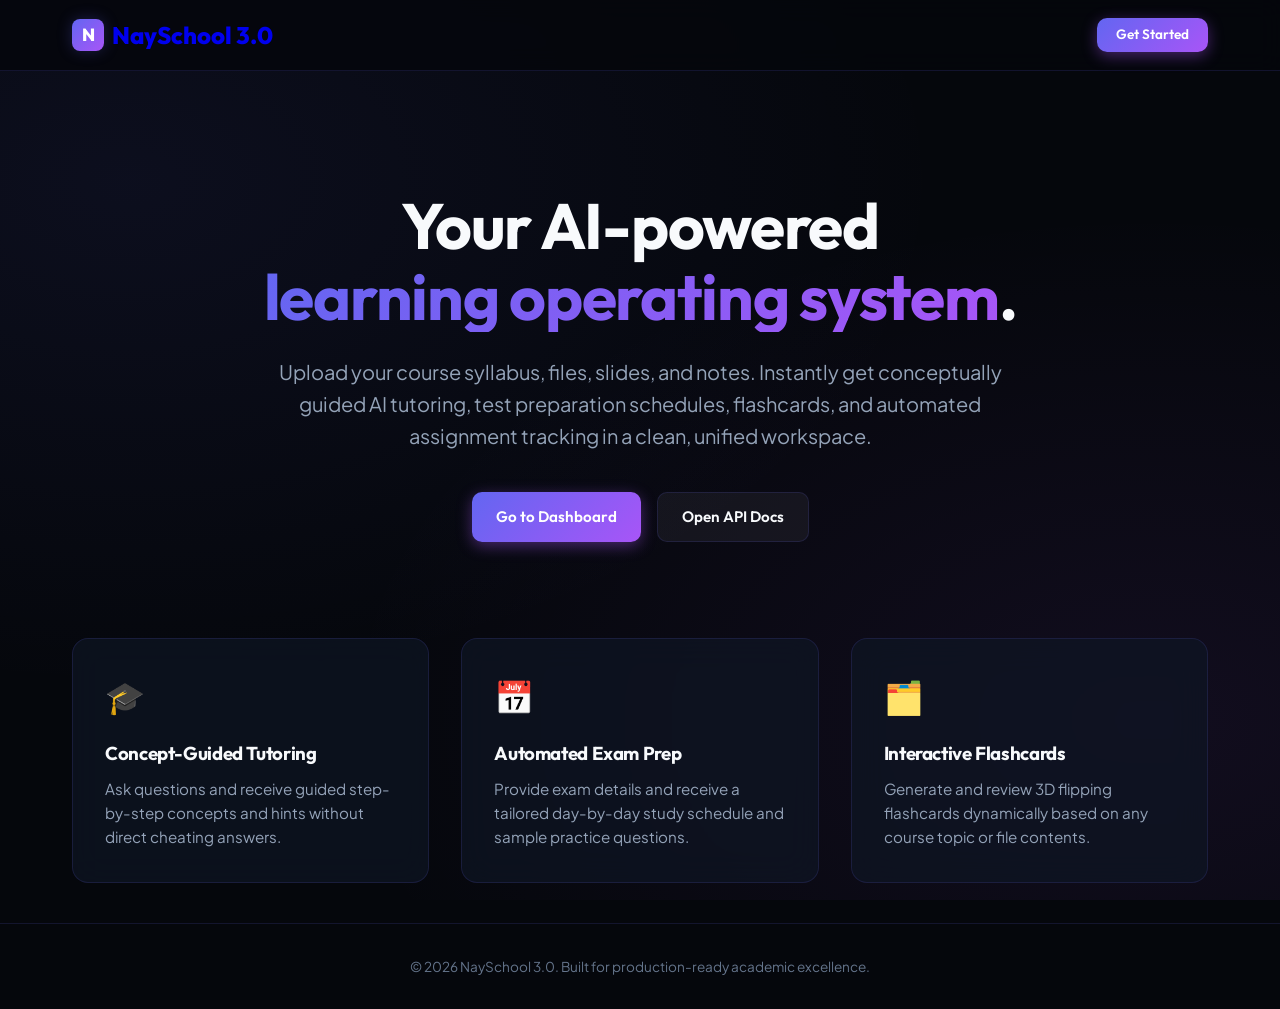
<file: frontend/index.html>
<!DOCTYPE html>
<html lang="en">
<head>
  <meta charset="UTF-8">
  <meta name="viewport" content="width=device-width, initial-scale=1.0">
  <meta name="description" content="NaySchool 3.0 is a course-aware AI learning operating system. Upload course materials, get AI tutoring, homework help, flashcards, and exam prep.">
  <title>NaySchool 3.0 | AI-Powered Learning Operating System</title>
  <link rel="stylesheet" href="styles.css">
</head>
<body>
  <header>
    <div class="nav-container">
      <a href="index.html" class="logo">
        <div class="logo-icon">N</div>
        <span>NaySchool 3.0</span>
      </a>
      <nav class="nav-links">
        <!-- Injected dynamically by app.js -->
      </nav>
    </div>
  </header>

  <main>
    <div class="hero">
      <h1>Your AI-powered <span class="text-gradient">learning operating system</span>.</h1>
      <p>Upload your course syllabus, files, slides, and notes. Instantly get conceptually guided AI tutoring, test preparation schedules, flashcards, and automated assignment tracking in a clean, unified workspace.</p>
      <div style="display: flex; gap: 1rem; justify-content: center;">
        <a href="dashboard.html" id="cta-btn" class="btn btn-primary">Go to Dashboard</a>
        <a href="/docs" target="_blank" class="btn btn-secondary">Open API Docs</a>
      </div>
    </div>

    <section class="grid-3" style="margin-top: 1rem;">
      <div class="card">
        <div style="font-size: 2rem; margin-bottom: 1rem;">🎓</div>
        <h3 style="margin-bottom: 0.5rem;">Concept-Guided Tutoring</h3>
        <p style="color: var(--text-gray); font-size: 0.95rem;">Ask questions and receive guided step-by-step concepts and hints without direct cheating answers.</p>
      </div>
      <div class="card">
        <div style="font-size: 2rem; margin-bottom: 1rem;">📅</div>
        <h3 style="margin-bottom: 0.5rem;">Automated Exam Prep</h3>
        <p style="color: var(--text-gray); font-size: 0.95rem;">Provide exam details and receive a tailored day-by-day study schedule and sample practice questions.</p>
      </div>
      <div class="card">
        <div style="font-size: 2rem; margin-bottom: 1rem;">🗂️</div>
        <h3 style="margin-bottom: 0.5rem;">Interactive Flashcards</h3>
        <p style="color: var(--text-gray); font-size: 0.95rem;">Generate and review 3D flipping flashcards dynamically based on any course topic or file contents.</p>
      </div>
    </section>
  </main>

  <footer>
    <p>&copy; 2026 NaySchool 3.0. Built for production-ready academic excellence.</p>
  </footer>

  <script src="app.js"></script>
</body>
</html>
</file>
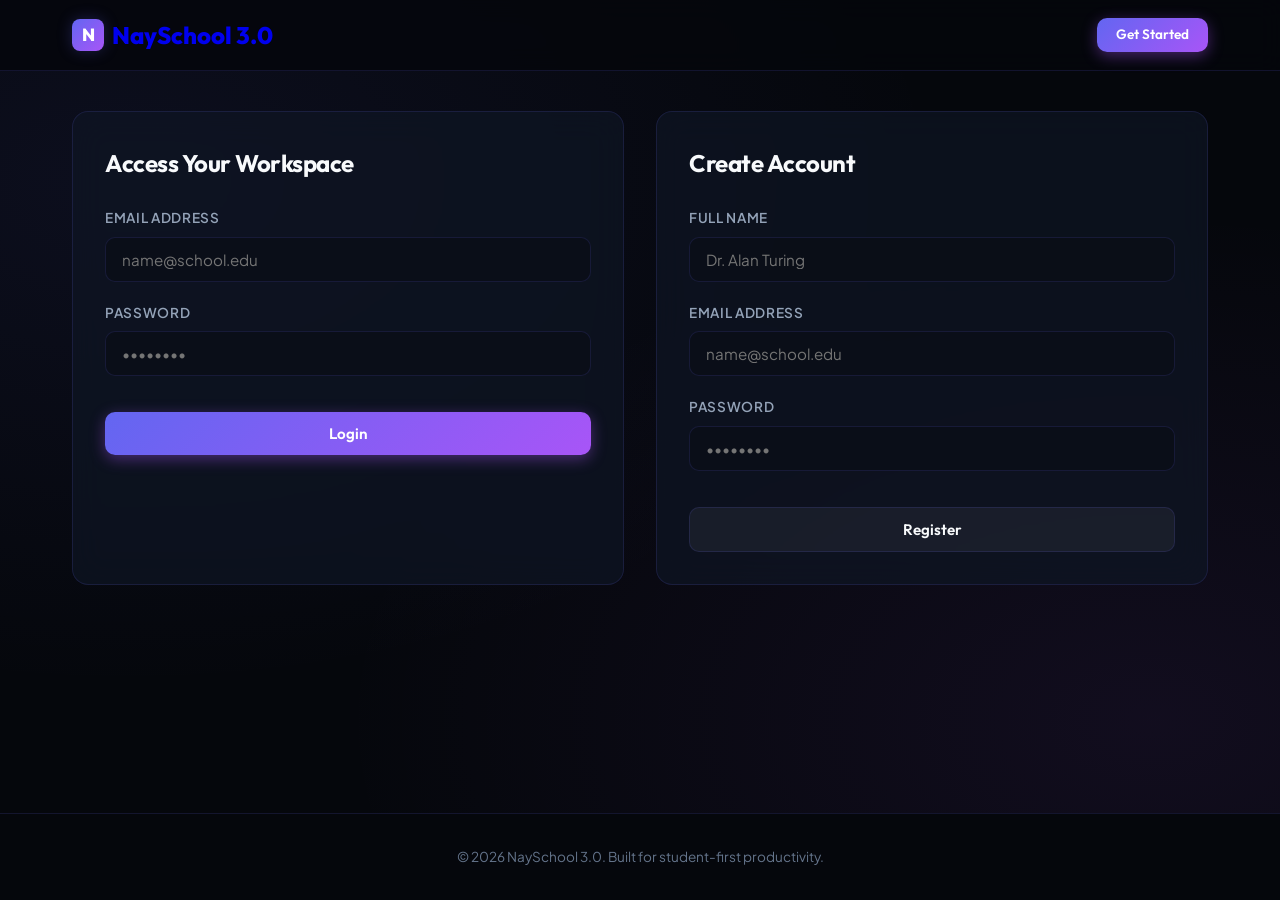
<file: frontend/course.html>
<!DOCTYPE html>
<html lang="en">
<head>
  <meta charset="UTF-8">
  <meta name="viewport" content="width=device-width, initial-scale=1.0">
  <title>Course Workspace | NaySchool 3.0</title>
  <link rel="stylesheet" href="styles.css">
  <style>
    /* Tab Styling */
    .tab-container {
      display: flex;
      gap: 0.25rem;
      margin-bottom: 2rem;
      border-bottom: 1px solid var(--border-color);
      padding-bottom: 0.5rem;
      overflow-x: auto;
      white-space: nowrap;
    }
    .tab-btn {
      background: transparent;
      border: none;
      color: var(--text-gray);
      padding: 0.5rem 1.25rem;
      font-family: var(--font-heading);
      font-size: 1rem;
      font-weight: 600;
      cursor: pointer;
      border-bottom: 3px solid transparent;
      transition: var(--transition-smooth);
    }
    .tab-btn:hover {
      color: var(--text-white);
    }
    .tab-btn.active {
      color: #6366f1;
      border-bottom-color: #6366f1;
    }
    .tab-content {
      display: none;
    }
    .tab-content.active {
      display: block;
      animation: fadeIn 0.3s ease-in-out;
    }

    /* Split layout for chat */
    .chat-split-container {
      display: grid;
      grid-template-columns: 240px 1fr;
      gap: 1.5rem;
      min-height: 500px;
    }
    .chat-sidebar {
      background: rgba(10, 14, 23, 0.4);
      border: 1px solid var(--border-color);
      border-radius: var(--border-radius-md);
      padding: 1rem;
      display: flex;
      flex-direction: column;
      gap: 1rem;
    }
    .chat-sessions-list {
      display: flex;
      flex-direction: column;
      gap: 0.5rem;
      overflow-y: auto;
      max-height: 420px;
    }
    .chat-session-btn {
      background: rgba(255, 255, 255, 0.03);
      border: 1px solid var(--border-color);
      color: var(--text-white);
      padding: 0.6rem 0.8rem;
      border-radius: 6px;
      cursor: pointer;
      text-align: left;
      font-size: 0.85rem;
      font-weight: 500;
      transition: var(--transition-smooth);
      display: flex;
      justify-content: space-between;
      align-items: center;
      gap: 0.5rem;
    }
    .chat-session-btn:hover, .chat-session-btn.active {
      background: rgba(99, 102, 241, 0.15);
      border-color: var(--border-hover);
    }
    .chat-session-delete {
      background: transparent;
      border: none;
      color: var(--text-dark);
      cursor: pointer;
      font-weight: bold;
      font-size: 0.9rem;
      padding: 0 0.25rem;
    }
    .chat-session-delete:hover {
      color: var(--accent-rose);
    }

    /* Message history box styling */
    .message-history-box {
      max-height: 400px;
      overflow-y: auto;
      border: 1px solid var(--border-color);
      border-radius: var(--border-radius-md);
      padding: 1.5rem;
      background: rgba(5, 7, 12, 0.5);
      margin-bottom: 1.5rem;
      display: flex;
      flex-direction: column;
      gap: 1rem;
    }
    .chat-msg {
      padding: 0.8rem 1.2rem;
      border-radius: 12px;
      max-width: 80%;
      font-size: 0.95rem;
      line-height: 1.5;
    }
    .chat-msg.user {
      background: #312e81;
      color: white;
      align-self: flex-end;
      border-bottom-right-radius: 2px;
    }
    .chat-msg.assistant {
      background: rgba(255, 255, 255, 0.05);
      border: 1px solid var(--border-color);
      color: var(--text-white);
      align-self: flex-start;
      border-bottom-left-radius: 2px;
      white-space: pre-line;
    }

    /* Overview metrics layout */
    .overview-grid {
      display: grid;
      grid-template-columns: 2fr 1fr;
      gap: 2rem;
    }

    @media (max-width: 1024px) {
      .chat-split-container {
        grid-template-columns: 1fr;
      }
      .overview-grid {
        grid-template-columns: 1fr;
      }
    }
    @keyframes fadeIn {
      from { opacity: 0; transform: translateY(5px); }
      to { opacity: 1; transform: translateY(0); }
    }
  </style>
</head>
<body>
  <header>
    <div class="nav-container">
      <a href="dashboard.html" class="logo">
        <div class="logo-icon">N</div>
        <span>NaySchool 3.0</span>
      </a>
      <nav class="nav-links">
        <a href="dashboard.html" class="nav-link">Home</a>
        <a href="lms.html" class="nav-link">LMS Sync</a>
        <a href="pricing.html" class="nav-link">Pricing</a>
        <a href="notifications.html" class="nav-link">Notifications</a>
        <button id="logout-btn" class="btn btn-secondary" style="padding: 0.4rem 0.8rem; font-size: 0.85rem;">Logout</button>
      </nav>
    </div>
  </header>

  <main>
    <div id="alert-container"></div>

    <!-- Course Header Banner -->
    <div style="display: flex; align-items: baseline; gap: 1rem; margin-bottom: 2rem; border-bottom: 1px solid var(--border-color); padding-bottom: 1.5rem;">
      <span id="course-code-header" class="badge" style="background: rgba(99, 102, 241, 0.15); color: #8b5cf6; border: 1px solid var(--border-color); font-size: 1rem; padding: 0.4rem 1rem;">-</span>
      <h1 id="course-title-header">Loading Course Workspace...</h1>
    </div>

    <!-- AI Provider Selection Dropdown (Persistent on Workspace top) -->
    <div class="card" style="padding: 1rem 1.5rem; display: flex; align-items: center; justify-content: space-between; flex-wrap: wrap; gap: 1rem; margin-bottom: 2rem;">
      <div style="display: flex; align-items: center; gap: 0.5rem;">
        <span style="font-size: 1.25rem;">🤖</span>
        <strong style="font-size: 0.95rem; font-family: var(--font-heading);">LLM Provider</strong>
      </div>
      <div>
        <select id="provider-select" class="form-control" style="width: 210px; padding: 0.4rem 0.8rem; font-size: 0.9rem;">
          <option value="auto">Auto Router (Fallback)</option>
          <option value="ollama">Ollama (Local API)</option>
          <option value="openrouter">OpenRouter (Cloud)</option>
          <option value="deepseek">DeepSeek (Direct Cloud)</option>
        </select>
      </div>
    </div>

    <!-- Dynamic Tabs Navigation -->
    <div class="tab-container">
      <button class="tab-btn active" data-tab="overview">Overview</button>
      <button class="tab-btn" data-tab="tutor">Tutor Chat</button>
      <button class="tab-btn" data-tab="materials">Materials</button>
      <button class="tab-btn" data-tab="topics">Topics Map</button>
      <button class="tab-btn" data-tab="practice">Practice Quiz</button>
      <button class="tab-btn" data-tab="study-plan">Study Plan</button>
      <button class="tab-btn" data-tab="exam-prep">Exam Prep</button>
      <button class="tab-btn" data-tab="flashcards">Flashcards</button>
    </div>

    <!-- Tab contents -->
    <div class="workspace-container">
      
      <!-- 1. OVERVIEW TAB -->
      <div class="tab-content active" id="tab-overview">
        <div class="overview-grid">
          <div>
            <!-- Metrics Row -->
            <div class="card" id="learning-dashboard-card" style="margin-bottom: 2rem;">
              <h3 style="margin-bottom: 1rem; display: flex; align-items: center; justify-content: space-between;">
                <span>📈 Learning Dashboard</span>
                <button id="refresh-dashboard-btn" class="btn btn-secondary" style="font-size: 0.8rem; padding: 0.3rem 0.6rem;">Refresh Stats</button>
              </h3>
              <div class="grid-3" style="gap: 1rem; margin-bottom: 1.5rem;">
                <div style="background: rgba(255,255,255,0.03); border: 1px solid var(--border-color); padding: 1rem; border-radius: 8px; text-align: center;">
                  <div style="font-size: 0.85rem; color: var(--text-gray);">Average Mastery</div>
                  <div id="dashboard-avg-mastery" style="font-size: 1.75rem; font-weight: bold; color: #8b5cf6; margin-top: 0.25rem;">0%</div>
                </div>
                <div style="background: rgba(255,255,255,0.03); border: 1px solid var(--border-color); padding: 1rem; border-radius: 8px; text-align: center;">
                  <div style="font-size: 0.85rem; color: var(--text-gray);">Course Topics</div>
                  <div id="dashboard-topics-count" style="font-size: 1.75rem; font-weight: bold; color: var(--accent-cyan); margin-top: 0.25rem;">0</div>
                </div>
                <div style="background: rgba(255,255,255,0.03); border: 1px solid var(--border-color); padding: 1rem; border-radius: 8px; text-align: center;">
                  <div style="font-size: 0.85rem; color: var(--text-gray);">Attempts / Practice</div>
                  <div id="dashboard-attempts-count" style="font-size: 1.75rem; font-weight: bold; color: var(--accent-emerald); margin-top: 0.25rem;">0 / 0</div>
                </div>
              </div>
              
              <div style="display: grid; grid-template-columns: 1fr 1fr; gap: 1.5rem; border-top: 1px solid rgba(255,255,255,0.05); padding-top: 1.5rem;">
                <div>
                  <h4 style="color: var(--accent-rose); margin-bottom: 0.75rem; font-size: 0.95rem;">⚠️ Weakest Topics</h4>
                  <ul id="dashboard-weak-topics" style="list-style: none; padding: 0; font-size: 0.9rem; display: flex; flex-direction: column; gap: 0.5rem;">
                    <li style="color: var(--text-gray);">No data. Extract topics to begin.</li>
                  </ul>
                </div>
                <div>
                  <h4 style="color: var(--accent-emerald); margin-bottom: 0.75rem; font-size: 0.95rem;">⭐ Strongest Topics</h4>
                  <ul id="dashboard-strong-topics" style="list-style: none; padding: 0; font-size: 0.9rem; display: flex; flex-direction: column; gap: 0.5rem;">
                    <li style="color: var(--text-gray);">No data. Complete practice questions to raise mastery.</li>
                  </ul>
                </div>
              </div>
            </div>

            <!-- Quick Ask Tutor Box -->
            <div class="card" style="margin-bottom: 2rem;">
              <h3 style="margin-bottom: 0.75rem; font-size: 1.25rem;">Quick Question</h3>
              <p style="color: var(--text-gray); font-size: 0.85rem; margin-bottom: 1rem;">Need a quick helper? Ask the tutor here and we'll load the full chat room.</p>
              <form id="quick-ask-form">
                <div class="form-group" style="display: flex; gap: 1rem; margin-bottom: 0;">
                  <input type="text" id="quick-ask-question" class="form-control" placeholder="Ask a quick concept question..." required>
                  <button type="submit" class="btn btn-primary" style="white-space: nowrap;">Ask</button>
                </div>
              </form>
            </div>

            <!-- LMS Connection Blackboard Scaffold Card -->
            <div class="card" style="margin-bottom: 2rem;">
              <h3 style="margin-bottom: 0.75rem; font-size: 1.15rem; display: flex; align-items: center; gap: 0.5rem;">🏫 Blackboard Link</h3>
              <p style="font-size: 0.85rem; color: var(--text-gray); margin-bottom: 1rem;">Link this course with Blackboard LMS to pull assignments and schedules.</p>
              <div style="display: flex; gap: 0.5rem; flex-wrap: wrap;">
                <button id="bb-status-btn" class="btn btn-secondary" style="font-size: 0.8rem; padding: 0.4rem 0.8rem;">Show Status</button>
                <button id="bb-connect-btn" class="btn btn-secondary" style="font-size: 0.8rem; padding: 0.4rem 0.8rem;">Request Connection</button>
                <button id="bb-sync-btn" class="btn btn-secondary" style="font-size: 0.8rem; padding: 0.4rem 0.8rem;">Sync Course</button>
              </div>
              <div id="blackboard-scaffold-output" style="display: none; background: rgba(0,0,0,0.3); border: 1px solid var(--border-color); border-radius: 6px; padding: 0.75rem; margin-top: 0.75rem; font-size: 0.8rem; max-height: 200px; overflow-y: auto;"></div>
            </div>
          </div>

          <div>
            <!-- Right side details -->
            <div class="card" style="padding: 1.5rem; margin-bottom: 1.5rem;">
              <h3 style="margin-bottom: 0.75rem; font-size: 1.15rem;">Course Details</h3>
              <div style="font-size: 0.9rem; margin-bottom: 0.5rem;"><strong>Instructor:</strong> <span id="course-instructor-text">-</span></div>
              <div style="font-size: 0.85rem; color: var(--text-gray); line-height: 1.4;" id="course-desc-text">-</div>
            </div>

            <!-- Ingestion Summary Card -->
            <div class="card" style="padding: 1.5rem; margin-bottom: 1.5rem;">
              <div style="display: flex; justify-content: space-between; align-items: center; margin-bottom: 0.75rem;">
                <h3 style="margin: 0; font-size: 1.15rem;">Ingestion Status</h3>
                <button id="refresh-ingestion-btn" class="btn btn-secondary" style="font-size: 0.75rem; padding: 0.25rem 0.5rem; white-space: nowrap;">Refresh</button>
              </div>
              <div style="font-size: 0.85rem; display: flex; flex-direction: column; gap: 0.5rem;">
                <div style="display: flex; justify-content: space-between;"><strong>Total Files:</strong> <span id="ingest-total-files" style="color: var(--text-white); font-weight: bold;">-</span></div>
                <div style="display: flex; justify-content: space-between;"><strong>Completed:</strong> <span id="ingest-completed" style="color: var(--accent-emerald); font-weight: bold;">-</span></div>
                <div style="display: flex; justify-content: space-between;"><strong>Processing:</strong> <span id="ingest-processing" style="color: var(--accent-cyan); font-weight: bold;">-</span></div>
                <div style="display: flex; justify-content: space-between;"><strong>Failed:</strong> <span id="ingest-failed" style="color: var(--accent-rose); font-weight: bold;">-</span></div>
              </div>
            </div>

            <!-- Embedding Status -->
            <div class="card" id="embedding-status-card" style="padding: 1.5rem;">
              <h3 style="margin-bottom: 0.75rem; font-size: 1.15rem;">⚙️ Semantic RAG</h3>
              <div style="font-size: 0.85rem; display: flex; flex-direction: column; gap: 0.4rem; margin-bottom: 1rem;">
                <div><strong>Total Chunks:</strong> <span id="embed-total-chunks" style="color: var(--text-white); font-weight: bold;">-</span></div>
                <div><strong>Embedded Chunks:</strong> <span id="embed-embedded-chunks" style="color: var(--accent-emerald); font-weight: bold;">-</span></div>
                <div><strong>Missing Chunks:</strong> <span id="embed-missing-chunks" style="color: var(--accent-rose); font-weight: bold;">-</span></div>
                <div><strong>Embedding Model:</strong> <span id="embed-model-name" style="color: var(--accent-cyan); font-family: monospace; font-size: 0.75rem;">-</span></div>
              </div>
              <button id="generate-embeddings-btn" class="btn btn-primary" style="width: 100%; font-size: 0.85rem; padding: 0.5rem 1rem;">Generate Embeddings</button>
            </div>
          </div>
        </div>
      </div>

      <!-- 2. TUTOR CHAT TAB (With sidebar) -->
      <div class="tab-content" id="tab-tutor">
        <div class="chat-split-container">
          <!-- Chat Sidebar: persistent history -->
          <div class="chat-sidebar">
            <button class="btn btn-primary" id="btn-new-chat" style="font-size: 0.85rem; padding: 0.5rem 1rem; width: 100%;">+ New Chat</button>
            <div style="font-size: 0.75rem; font-weight: 700; color: var(--text-gray); text-transform: uppercase; margin-top: 0.5rem;">Previous Chats</div>
            <div class="chat-sessions-list" id="chat-sessions-list">
              <!-- Sessions loaded dynamically -->
              <div style="font-size: 0.8rem; color: var(--text-dark); padding: 0.5rem;">No saved chats.</div>
            </div>
          </div>

          <!-- Chat Room Interface -->
          <div>
            <div id="active-chat-title" style="font-family: var(--font-heading); font-size: 1.25rem; font-weight: 700; color: var(--text-white); margin-bottom: 1rem; border-bottom: 1px solid var(--border-color); padding-bottom: 0.5rem;">Tutor Chat</div>
            
            <div class="message-history-box" id="chat-message-history">
              <!-- Dynamically populated messages -->
              <div class="chat-msg assistant">
                Hello! I am your NaySchool Course Tutor. Ask me any question about the uploaded materials, assignments, or study plans. I'll guide you step-by-step!
              </div>
            </div>

            <form id="ask-tutor-form">
              <div class="form-group" style="display: flex; gap: 1rem; margin-bottom: 0;">
                <input type="text" id="tutor-question" class="form-control" placeholder="Ask a question about this course..." required>
                <button type="submit" class="btn btn-primary" id="ask-tutor-btn" style="white-space: nowrap;">Send</button>
              </div>
            </form>

            <!-- Metadata info cards -->
            <div id="ai-tutor-response-box" class="ai-response-card" style="display: none; margin-top: 1rem;">
              <div style="display: flex; justify-content: space-between; align-items: center; margin-bottom: 1rem; border-bottom: 1px solid rgba(255,255,255,0.05); padding-bottom: 0.5rem;">
                <h4 style="color: var(--accent-purple);">Tutor Meta Info</h4>
                <div style="display: flex; gap: 0.5rem; flex-wrap: wrap;">
                  <span id="tutor-search-mode-badge" class="badge" style="background: rgba(139, 92, 246, 0.15); color: var(--accent-purple); border: 1px solid rgba(139, 92, 246, 0.3);">Mode: -</span>
                  <span id="tutor-context-badge" class="badge" style="background: rgba(6, 182, 212, 0.15); color: var(--accent-cyan); border: 1px solid rgba(6, 182, 212, 0.3);">Context: No</span>
                  <span id="tutor-integrity-badge" class="badge">Safety: CHECKING</span>
                </div>
              </div>
              <!-- Keep hidden targets so app.js can populate them without error -->
              <div id="tutor-answer" style="display: none;"></div>
              <div id="tutor-steps" style="display: none;"></div>
              <div id="tutor-followup" style="display: none;"></div>
              <div id="tutor-debug" style="display: none;"></div>
              <div id="tutor-retrieved-chunks-section" style="display: none;">
                <div id="tutor-retrieved-chunks-list"></div>
              </div>
            </div>
          </div>
        </div>
      </div>

      <!-- 3. MATERIALS TAB -->
      <div class="tab-content" id="tab-materials">
        <div class="grid-2">
          <!-- Upload form & Material search -->
          <div>
            <div class="card" style="margin-bottom: 2rem;">
              <h3 style="margin-bottom: 1rem;">Upload Materials</h3>
              <form id="upload-file-form">
                <div class="form-group">
                  <input type="file" id="file-input" class="form-control" accept=".pdf,.txt,.md,.docx,.pptx,.png,.jpg,.jpeg" required style="padding: 0.4rem;">
                </div>
                <button type="submit" class="btn btn-primary" style="width: 100%;">Upload Document / Syllabus</button>
              </form>
            </div>

            <div class="card">
              <h3 style="margin-bottom: 1rem;">Search Course Materials</h3>
              <form id="search-materials-form">
                <div class="form-group" style="display: flex; gap: 1rem; margin-bottom: 0;">
                  <input type="text" id="search-query" class="form-control" placeholder="Search key concepts e.g. recursion, time complexity..." required style="flex: 2;">
                  <select id="search-mode" class="form-control" style="width: 120px; background: var(--bg-card); color: var(--text-white); border: 1px solid var(--border-color);">
                    <option value="hybrid">Hybrid</option>
                    <option value="semantic">Semantic</option>
                    <option value="keyword">Keyword</option>
                  </select>
                  <button type="submit" class="btn btn-secondary">Search</button>
                </div>
              </form>
              
              <!-- Search Results Box -->
              <div id="search-results-box" style="display: none; margin-top: 1.5rem;">
                <h4 style="color: var(--accent-cyan); margin-bottom: 1rem;">Top Search Matches</h4>
                <div id="search-results-list" style="display: flex; flex-direction: column; gap: 1rem;"></div>
              </div>
            </div>
          </div>

          <!-- Files list -->
          <div class="card">
            <h3 style="margin-bottom: 1rem;">Uploaded Files</h3>
            <ul id="files-list" class="uploaded-files-list">
              <!-- Files loaded dynamically -->
            </ul>
          </div>
        </div>
      </div>

      <!-- 4. TOPICS TAB -->
      <div class="tab-content" id="tab-topics">
        <div class="card">
          <h3 style="margin-bottom: 1rem;">Course Topics Map</h3>
          <p style="color: var(--text-gray); font-size: 0.9rem; margin-bottom: 1.25rem;">Define course topics manually or run the AI agent to automatically discover and map them to your course files.</p>
          <div style="display: flex; gap: 0.75rem; margin-bottom: 1.5rem; flex-wrap: wrap;">
            <button id="extract-topics-btn" class="btn btn-primary">Extract Topics (AI)</button>
            <button id="map-chunks-btn" class="btn btn-secondary">Update Chunk Mappings</button>
          </div>
          
          <div id="extracted-topics-summary" style="display: none; background: rgba(16, 185, 129, 0.1); border: 1px solid var(--accent-emerald); padding: 0.75rem 1rem; border-radius: 6px; margin-bottom: 1.25rem; font-size: 0.9rem; color: var(--accent-emerald);"></div>

          <div style="margin-bottom: 1.5rem;">
            <h4 style="font-size: 1rem; margin-bottom: 0.75rem; border-bottom: 1px solid rgba(255,255,255,0.05); padding-bottom: 0.25rem;">Existing Topics</h4>
            <div id="topics-list-container" style="display: flex; flex-direction: column; gap: 0.5rem; max-height: 350px; overflow-y: auto; padding-right: 0.5rem;">
              <span style="color: var(--text-gray); font-size: 0.9rem;">No topics extracted yet. Click 'Extract Topics (AI)' to start.</span>
            </div>
          </div>

          <details style="background: rgba(255,255,255,0.02); border: 1px solid var(--border-color); border-radius: 8px; padding: 0.75rem 1rem;">
            <summary style="font-size: 0.9rem; font-weight: bold; cursor: pointer; color: var(--text-gray);">Add Topic Manually</summary>
            <form id="add-topic-form" style="margin-top: 1rem;">
              <div class="form-group">
                <input type="text" id="manual-topic-name" class="form-control" placeholder="Topic Name (e.g. Binary Search Trees)" required style="padding: 0.4rem 0.8rem; font-size: 0.85rem;">
              </div>
              <div class="form-group" style="margin-top: 0.5rem;">
                <textarea id="manual-topic-desc" class="form-control" placeholder="Description of the topic..." rows="2" style="padding: 0.4rem 0.8rem; font-size: 0.85rem; width: 100%; border-radius: 6px; background: var(--bg-card); color: var(--text-white); border: 1px solid var(--border-color);"></textarea>
              </div>
              <button type="submit" class="btn btn-secondary" style="font-size: 0.85rem; padding: 0.4rem 0.8rem; margin-top: 0.5rem;">Create Topic</button>
            </form>
          </details>
        </div>
      </div>

      <!-- 5. PRACTICE TAB -->
      <div class="tab-content" id="tab-practice">
        <div class="card">
          <h3 style="margin-bottom: 1rem;">Practice Generator & Quizzes</h3>
          <p style="color: var(--text-gray); font-size: 0.9rem; margin-bottom: 1.25rem;">Generate conceptual practice quizzes based on your course topics to test yourself and boost your mastery.</p>
          
          <form id="generate-practice-form" style="display: grid; grid-template-columns: 2fr 1fr 1fr; gap: 1rem; align-items: end; margin-bottom: 1.5rem;">
            <div class="form-group" style="margin-bottom: 0;">
              <label class="form-label" style="font-size: 0.75rem;">Select Topic</label>
              <select id="practice-topic-select" class="form-control" style="padding: 0.4rem 0.8rem; font-size: 0.85rem;" required>
                <option value="">-- Choose a Topic --</option>
              </select>
            </div>
            <div class="form-group" style="margin-bottom: 0;">
              <label class="form-label" style="font-size: 0.75rem;">Difficulty</label>
              <select id="practice-difficulty" class="form-control" style="padding: 0.4rem 0.8rem; font-size: 0.85rem;">
                <option value="easy">Easy</option>
                <option value="medium" selected>Medium</option>
                <option value="hard">Hard</option>
              </select>
            </div>
            <div class="form-group" style="margin-bottom: 0;">
              <label class="form-label" style="font-size: 0.75rem;">Count</label>
              <input type="number" id="practice-count" class="form-control" value="3" min="1" max="10" style="padding: 0.4rem 0.8rem; font-size: 0.85rem;">
            </div>
            <button type="submit" class="btn btn-primary" style="grid-column: span 3; margin-top: 0.5rem;">Generate Quiz Questions</button>
          </form>

          <!-- Practice Quiz Area -->
          <div id="practice-quiz-area" style="display: none; border-top: 1px solid rgba(255,255,255,0.05); padding-top: 1.5rem;">
            <h4 style="color: var(--accent-cyan); margin-bottom: 1.25rem;">Active Quiz Practice</h4>
            <div id="quiz-questions-list" style="display: flex; flex-direction: column; gap: 1.5rem;"></div>
          </div>
        </div>
      </div>

      <!-- 6. STUDY PLAN TAB -->
      <div class="tab-content" id="tab-study-plan">
        <div class="grid-2">
          <!-- Left side: task generator & checklist -->
          <div>
            <div class="card" style="margin-bottom: 2rem;">
              <h3 style="margin-bottom: 1rem; display: flex; justify-content: space-between; align-items: center;">
                <span>📅 Weekly Study Planner</span>
                <button id="generate-study-tasks-btn" class="btn btn-secondary" style="font-size: 0.8rem; padding: 0.3rem 0.6rem;">Generate 7-Day Plan</button>
              </h3>
              <p style="color: var(--text-gray); font-size: 0.9rem; margin-bottom: 1.25rem;">Generated study plan actions based on your weakest course topics to optimize your study sessions.</p>
              
              <div id="study-tasks-list-container" style="display: flex; flex-direction: column; gap: 0.75rem;">
                <span style="color: var(--text-gray); font-size: 0.9rem;">No tasks generated yet. Click 'Generate 7-Day Plan' to create tasks targeted to your weaknesses.</span>
              </div>
            </div>

            <!-- Homework Checklist -->
            <div class="card">
              <h3 style="margin-bottom: 1.25rem;">Course Homework / Assignments Checklist</h3>
              <div id="assignments-list">
                <!-- Loaded dynamically -->
              </div>
            </div>
          </div>

          <!-- Right side: Add assignment form & Study Reminders Generator -->
          <div style="display: flex; flex-direction: column; gap: 2rem;">
            <div class="card">
              <h3 style="margin-bottom: 1.25rem;">Add New Assignment</h3>
              <form id="add-assignment-form">
                <div class="form-group">
                  <label class="form-label" style="font-size: 0.75rem;">Assignment Title</label>
                  <input type="text" id="assign-title" class="form-control" placeholder="Lab Report 1" required>
                </div>
                <div class="form-group">
                  <label class="form-label" style="font-size: 0.75rem;">Details</label>
                  <input type="text" id="assign-desc" class="form-control" placeholder="Write up section A & B">
                </div>
                <div class="form-group">
                  <label class="form-label" style="font-size: 0.75rem;">Due Date</label>
                  <input type="date" id="assign-date" class="form-control">
                </div>
                <button type="submit" class="btn btn-secondary" style="width: 100%;">Create Assignment</button>
              </form>
            </div>

            <!-- Generating study reminders scaffold -->
            <div class="card">
              <h3 style="margin-bottom: 0.75rem;">Generate Study Reminders</h3>
              <p style="font-size: 0.85rem; color: var(--text-gray); margin-bottom: 1.25rem;">Compile your assignments and study plan tasks into in-app notifications and alerts.</p>
              <button id="btn-generate-reminders" class="btn btn-secondary" style="width: 100%;">Compile Alerts</button>
            </div>
          </div>
        </div>
      </div>

      <!-- 7. EXAM PREP TAB -->
      <div class="tab-content" id="tab-exam-prep">
        <div class="card">
          <h3 style="margin-bottom: 1rem;">Exam Study Planner</h3>
          <p style="color: var(--text-gray); font-size: 0.9rem; margin-bottom: 1.25rem;">Generate tailored, day-by-day study schedules and sample conceptual practice questions for upcoming exams.</p>
          <form id="generate-examprep-form">
            <div class="grid-3" style="align-items: end; gap: 1rem;">
              <div class="form-group" style="margin-bottom: 0;">
                <label class="form-label" for="exam-title" style="font-size: 0.75rem;">Exam Title</label>
                <input type="text" id="exam-title" class="form-control" placeholder="Midterm Exam" required style="padding: 0.5rem 0.75rem; font-size: 0.85rem;">
              </div>
              <div class="form-group" style="margin-bottom: 0;">
                <label class="form-label" for="exam-date" style="font-size: 0.75rem;">Exam Date</label>
                <input type="date" id="exam-date" class="form-control" required style="padding: 0.5rem 0.75rem; font-size: 0.85rem;">
              </div>
              <div class="form-group" style="margin-bottom: 0;">
                <label class="form-label" for="exam-topics" style="font-size: 0.75rem;">Core Topics (comma separated)</label>
                <input type="text" id="exam-topics" class="form-control" placeholder="sorting, recursion, hashing" style="padding: 0.5rem 0.75rem; font-size: 0.85rem;">
              </div>
            </div>
            <button type="submit" class="btn btn-secondary" style="margin-top: 1.25rem;">Generate Prep Plan</button>
          </form>

          <!-- Exam Prep Response Box -->
          <div id="ai-examprep-response-box" class="ai-response-card" style="display: none;">
            <h4 id="prep-title" style="margin-bottom: 1rem; color: var(--accent-purple);">Exam Prep Plan</h4>
            <div id="prep-warning-alert" style="display: none; background: rgba(239, 68, 68, 0.1); border: 1px solid var(--accent-rose); padding: 0.75rem 1rem; border-radius: 6px; margin-bottom: 1.25rem; font-size: 0.9rem; color: var(--accent-rose);"></div>
            
            <h5 style="margin-top: 1.25rem; margin-bottom: 0.75rem;">Priority Focus Topics</h5>
            <div id="prep-weaktopics" style="margin-bottom: 1rem; display: flex; flex-wrap: wrap; gap: 0.5rem;"></div>

            <h5 style="margin-bottom: 0.75rem;">Day-by-Day Study Schedule</h5>
            <div id="prep-studyplan"></div>

            <h5 style="margin-top: 1.25rem; margin-bottom: 0.75rem;">Recommended Practice Plan</h5>
            <div id="prep-practice-plan" style="margin-bottom: 1rem;"></div>

            <h5 style="margin-top: 1.25rem; margin-bottom: 0.75rem;">Review Strategy</h5>
            <div id="prep-review-strategy" style="white-space: pre-line; line-height: 1.5; font-size: 0.9rem; color: var(--text-gray); margin-bottom: 1.25rem;"></div>

            <div id="prep-questions" style="display: none;"></div>
          </div>
        </div>
      </div>

      <!-- 8. FLASHCARDS TAB -->
      <div class="tab-content" id="tab-flashcards">
        <div class="card">
          <h3 style="margin-bottom: 1rem;">Study Flashcards</h3>
          <p style="color: var(--text-gray); font-size: 0.9rem; margin-bottom: 1.25rem;">Generate study cards dynamically based on course topics and practice memory recall in interactive 3D.</p>
          <form id="generate-flashcards-form" style="display: flex; gap: 1rem; align-items: end; flex-wrap: wrap; margin-bottom: 1.5rem;">
            <div class="form-group" style="flex: 2; margin-bottom: 0; min-width: 200px;">
              <label class="form-label" for="flashcard-topic" style="font-size: 0.75rem;">Topic</label>
              <input type="text" id="flashcard-topic" class="form-control" placeholder="e.g. Heap Sort or Dynamic Programming" required style="padding: 0.5rem 0.75rem; font-size: 0.85rem;">
            </div>
            <div class="form-group" style="flex: 1; margin-bottom: 0; min-width: 100px;">
              <label class="form-label" for="flashcard-count" style="font-size: 0.75rem;">Count</label>
              <input type="number" id="flashcard-count" class="form-control" value="5" min="2" max="20" required style="padding: 0.5rem 0.75rem; font-size: 0.85rem;">
            </div>
            <button type="submit" class="btn btn-secondary">Generate Flashcards</button>
          </form>

          <!-- Flashcards list -->
          <div id="flashcards-list" class="flashcards-container">
            <!-- Loaded dynamically -->
          </div>
        </div>
      </div>

    </div>
  </main>

  <footer>
    <p>&copy; 2026 NaySchool 3.0. Built for student-first productivity.</p>
  </footer>

  <script src="app.js"></script>
</body>
</html>
</file>
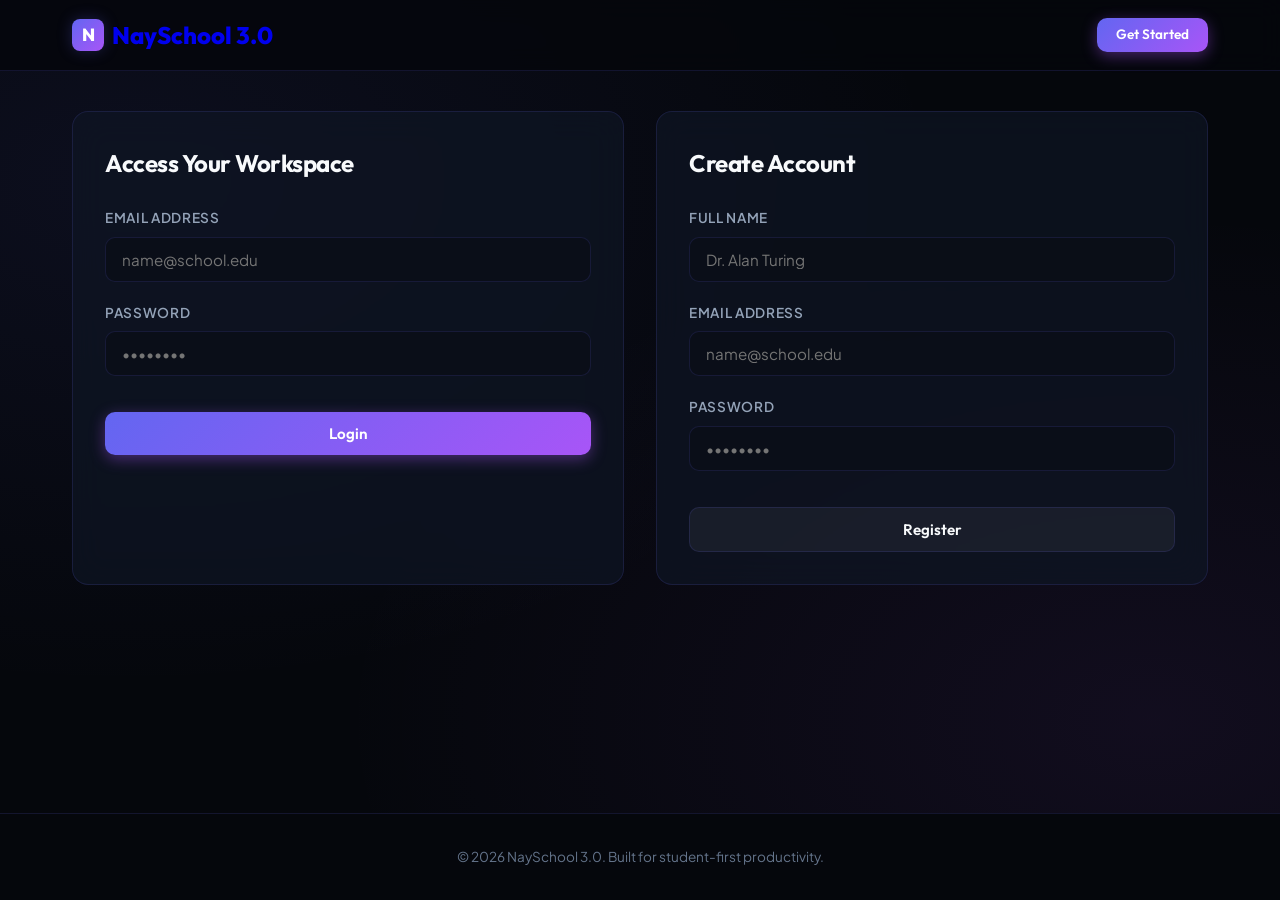
<file: frontend/dashboard.html>
<!DOCTYPE html>
<html lang="en">
<head>
  <meta charset="UTF-8">
  <meta name="viewport" content="width=device-width, initial-scale=1.0">
  <title>Student Home | NaySchool 3.0</title>
  <link rel="stylesheet" href="styles.css">
  <style>
    /* Student Dashboard Additions */
    .welcome-card {
      background: linear-gradient(135deg, rgba(99, 102, 241, 0.2) 0%, rgba(168, 85, 247, 0.2) 100%);
      border: 1px solid rgba(139, 92, 246, 0.3);
      padding: 2.5rem;
      border-radius: var(--border-radius-lg);
      margin-bottom: 2.5rem;
      display: flex;
      justify-content: space-between;
      align-items: center;
      position: relative;
      overflow: hidden;
    }
    .welcome-card::after {
      content: "";
      position: absolute;
      width: 300px;
      height: 300px;
      background: radial-gradient(circle, rgba(168, 85, 247, 0.15) 0%, transparent 70%);
      top: -100px;
      right: -100px;
      z-index: 0;
    }
    .streak-container {
      background: rgba(10, 14, 23, 0.6);
      border: 1px solid var(--border-color);
      padding: 1rem 1.5rem;
      border-radius: var(--border-radius-md);
      text-align: center;
      z-index: 1;
      min-width: 150px;
    }
    .streak-number {
      font-size: 2.5rem;
      font-family: var(--font-heading);
      font-weight: 800;
      color: #fbbf24;
      line-height: 1;
      margin-bottom: 0.25rem;
    }
    .streak-label {
      font-size: 0.75rem;
      text-transform: uppercase;
      font-weight: 700;
      color: var(--text-gray);
      letter-spacing: 0.05em;
    }
    .action-grid {
      display: grid;
      grid-template-columns: 2fr 1fr;
      gap: 2rem;
    }
    @media (max-width: 1024px) {
      .action-grid {
        grid-template-columns: 1fr;
      }
      .welcome-card {
        flex-direction: column;
        align-items: flex-start;
        gap: 1.5rem;
      }
      .streak-container {
        width: 100%;
      }
    }
    .empty-state-card {
      text-align: center;
      padding: 3rem 1.5rem;
      color: var(--text-gray);
      border: 1px dashed var(--border-color);
      border-radius: var(--border-radius-md);
      background: rgba(15, 22, 36, 0.3);
      margin-bottom: 1.5rem;
    }
    .list-container {
      margin-bottom: 2rem;
    }
    .list-header {
      display: flex;
      justify-content: space-between;
      align-items: center;
      margin-bottom: 1rem;
      border-bottom: 1px solid var(--border-color);
      padding-bottom: 0.5rem;
    }
    .list-header h3 {
      font-size: 1.25rem;
      color: var(--text-white);
    }
    .agenda-item, .weak-item, .chat-session-item {
      padding: 1rem;
      background: rgba(10, 14, 23, 0.4);
      border: 1px solid var(--border-color);
      border-radius: var(--border-radius-md);
      margin-bottom: 0.75rem;
      display: flex;
      justify-content: space-between;
      align-items: center;
      transition: var(--transition-smooth);
    }
    .agenda-item:hover, .weak-item:hover, .chat-session-item:hover {
      border-color: var(--border-hover);
      background: rgba(22, 32, 54, 0.4);
    }
    .action-pills {
      display: flex;
      flex-wrap: wrap;
      gap: 0.5rem;
      margin-bottom: 2rem;
    }
    .action-pill {
      background: rgba(255, 255, 255, 0.05);
      border: 1px solid var(--border-color);
      padding: 0.5rem 1rem;
      border-radius: 9999px;
      color: var(--text-white);
      text-decoration: none;
      font-size: 0.85rem;
      font-weight: 500;
      transition: var(--transition-smooth);
      cursor: pointer;
    }
    .action-pill:hover {
      border-color: var(--border-hover);
      background: rgba(99, 102, 241, 0.15);
      color: var(--text-white);
    }
    .action-pill.primary {
      background: var(--gradient-primary);
      border: none;
    }
    .action-pill.primary:hover {
      box-shadow: 0 0 15px var(--primary-glow);
    }
    .course-card-grid {
      display: grid;
      grid-template-columns: repeat(auto-fill, minmax(280px, 1fr));
      gap: 1.5rem;
    }
  </style>
</head>
<body>
  <header>
    <div class="nav-container">
      <a href="dashboard.html" class="logo">
        <div class="logo-icon">N</div>
        <span>NaySchool 3.0</span>
      </a>
      <nav class="nav-links">
        <a href="dashboard.html" class="nav-link active">Home</a>
        <a href="lms.html" class="nav-link">LMS Sync</a>
        <a href="pricing.html" class="nav-link">Pricing</a>
        <a href="notifications.html" class="nav-link" id="nav-notif-link">Notifications <span class="badge" id="nav-notif-badge" style="display: none; background: #ef4444; color: white; padding: 0.1rem 0.4rem; font-size: 0.65rem; border: none; margin-left: 0.25rem;">0</span></a>
        <button id="logout-btn" class="btn btn-secondary" style="padding: 0.4rem 0.8rem; font-size: 0.85rem;">Logout</button>
      </nav>
    </div>
  </header>

  <main>
    <!-- Auth forms section -->
    <div id="auth-section" style="display: none;">
      <div id="auth-alert-container"></div>
      <div class="grid-2">
        <div class="card">
          <h2 style="margin-bottom: 1.5rem;">Access Your Workspace</h2>
          <form id="login-form">
            <div class="form-group">
              <label class="form-label" for="login-email">Email Address</label>
              <input type="email" id="login-email" class="form-control" placeholder="name@school.edu" required autocomplete="email">
            </div>
            <div class="form-group">
              <label class="form-label" for="login-password">Password</label>
              <input type="password" id="login-password" class="form-control" placeholder="••••••••" required autocomplete="current-password">
            </div>
            <button type="submit" class="btn btn-primary" style="width: 100%; margin-top: 1rem;">Login</button>
          </form>
        </div>
        <div class="card">
          <h2 style="margin-bottom: 1.5rem;">Create Account</h2>
          <form id="register-form">
            <div class="form-group">
              <label class="form-label" for="reg-name">Full Name</label>
              <input type="text" id="reg-name" class="form-control" placeholder="Dr. Alan Turing" required autocomplete="name">
            </div>
            <div class="form-group">
              <label class="form-label" for="reg-email">Email Address</label>
              <input type="email" id="reg-email" class="form-control" placeholder="name@school.edu" required autocomplete="email">
            </div>
            <div class="form-group">
              <label class="form-label" for="reg-password">Password</label>
              <input type="password" id="reg-password" class="form-control" placeholder="••••••••" required autocomplete="new-password">
            </div>
            <button type="submit" class="btn btn-secondary" style="width: 100%; margin-top: 1rem;">Register</button>
          </form>
        </div>
      </div>
    </div>

    <!-- Student Home App section -->
    <div id="app-section" style="display: none;">
      <div id="dashboard-alert-container"></div>

      <!-- Welcome Banner Card -->
      <div class="welcome-card" id="welcome-card">
        <div style="z-index: 1;">
          <h2 style="font-size: 2.2rem; margin-bottom: 0.5rem;">Welcome back, <span id="student-name" class="text-gradient">Student</span>!</h2>
          <p style="color: var(--text-white); font-weight: 500;" id="onboarding-summary">Study styles and education level customizable in your profile.</p>
          <div style="margin-top: 1rem;" id="recommendations-container">
            <!-- Dynamic Actions Recommendation banner -->
          </div>
        </div>
        
        <div class="streak-container">
          <div class="streak-number" id="streak-days">0</div>
          <div class="streak-label">Study Streak 🔥</div>
        </div>
      </div>

      <!-- Main action columns -->
      <div class="action-grid">
        <!-- Left Side: Today's agenda & courses -->
        <div>
          <!-- Quick recommendations / action cards -->
          <div class="list-container">
            <div class="list-header">
              <h3>Today's Agenda</h3>
              <span class="badge badge-allowed" id="agenda-count">0 tasks</span>
            </div>
            <div id="agenda-list">
              <!-- Tasks due today -->
            </div>
          </div>

          <div class="list-container">
            <div class="list-header">
              <h3>Due Soon (Next 7 Days)</h3>
              <span class="badge badge-caution" id="due-count">0 assignments</span>
            </div>
            <div id="due-soon-list">
              <!-- Assignments due soon -->
            </div>
          </div>

          <!-- Enrolled Courses -->
          <div style="margin-top: 3rem; margin-bottom: 1.5rem; display: flex; justify-content: space-between; align-items: center;">
            <h2 style="font-size: 1.75rem;">My Courses</h2>
            <button class="btn btn-primary" id="btn-show-add-course" style="padding: 0.5rem 1rem; font-size: 0.85rem;">+ Add Course</button>
          </div>
          
          <div id="courses-list" class="course-card-grid">
            <!-- Loaded dynamically -->
          </div>

          <!-- Add Course Section hidden by default, toggled via button -->
          <div class="card" id="add-course-container" style="display: none; margin-top: 2rem; max-width: 600px;">
            <h3 style="margin-bottom: 1.5rem;">Add a New Course</h3>
            <form id="create-course-form">
              <div class="grid-2">
                <div class="form-group">
                  <label class="form-label" for="course-name">Course Name</label>
                  <input type="text" id="course-name" class="form-control" placeholder="Intro to Algorithms" required>
                </div>
                <div class="form-group">
                  <label class="form-label" for="course-code">Course Code</label>
                  <input type="text" id="course-code" class="form-control" placeholder="CS 301" required>
                </div>
              </div>
              <div class="form-group">
                <label class="form-label" for="course-instructor">Instructor</label>
                <input type="text" id="course-instructor" class="form-control" placeholder="Professor Turing" required>
              </div>
              <div class="form-group">
                <label class="form-label" for="course-desc">Course Description</label>
                <textarea id="course-desc" class="form-control" placeholder="Detailed explanation of algorithms, complexity analyses, and computational data structures." rows="3"></textarea>
              </div>
              <div style="display: flex; gap: 1rem;">
                <button type="submit" class="btn btn-primary">Add Course</button>
                <button type="button" class="btn btn-secondary" id="btn-cancel-add-course">Cancel</button>
              </div>
            </form>
          </div>
        </div>

        <!-- Right Side: Weak topics, recent chats & actions -->
        <div>
          <div class="list-container">
            <div class="list-header">
              <h3>Weak Topics</h3>
            </div>
            <div id="weak-topics-list">
              <!-- Weak topics list -->
            </div>
          </div>

          <div class="list-container">
            <div class="list-header">
              <h3>Continue Tutor Conversations</h3>
            </div>
            <div id="recent-chats-list">
              <!-- Recent chat sessions -->
            </div>
          </div>

          <!-- Quick action cards -->
          <div class="card" style="padding: 1.5rem;">
            <h3 style="margin-bottom: 1rem; font-size: 1.1rem; border-bottom: 1px solid var(--border-color); padding-bottom: 0.5rem;">Quick Actions</h3>
            <div style="display: flex; flex-direction: column; gap: 0.75rem;">
              <a href="lms.html" class="btn btn-secondary" style="width: 100%; text-align: left; justify-content: flex-start;">Sync LMS Connections</a>
              <a href="pricing.html" class="btn btn-secondary" style="width: 100%; text-align: left; justify-content: flex-start;">Upgrade Account Plan</a>
              <a href="notifications.html" class="btn btn-secondary" style="width: 100%; text-align: left; justify-content: flex-start;">View Notifications</a>
            </div>
          </div>
        </div>
      </div>
    </div>
  </main>

  <footer>
    <p>&copy; 2026 NaySchool 3.0. Built for student-first productivity.</p>
  </footer>

  <script src="app.js"></script>
</body>
</html>
</file>
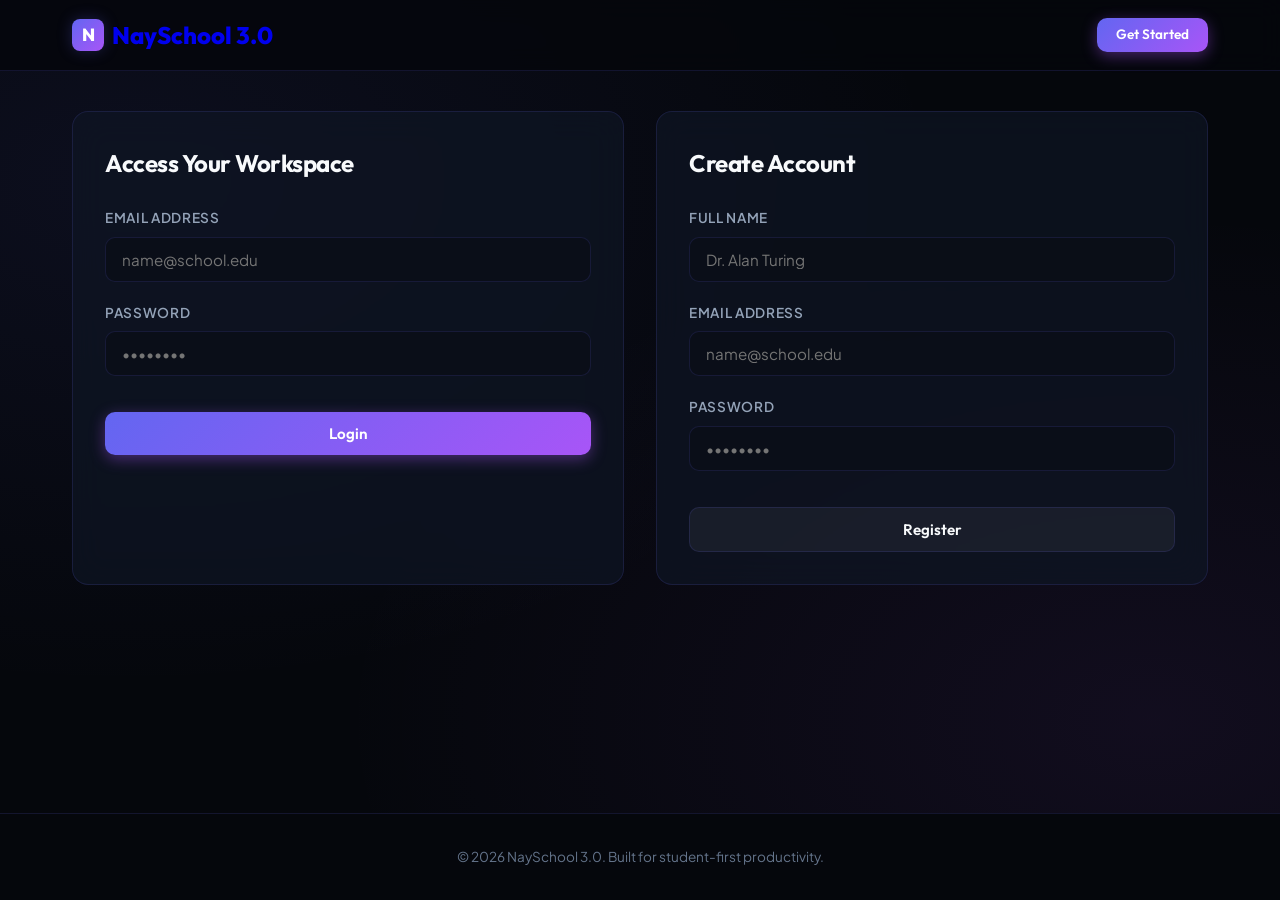
<file: frontend/lms.html>
<!DOCTYPE html>
<html lang="en">
<head>
  <meta charset="UTF-8">
  <meta name="viewport" content="width=device-width, initial-scale=1.0">
  <title>LMS Integrations | NaySchool 3.0</title>
  <link rel="stylesheet" href="styles.css">
</head>
<body>
  <header>
    <div class="nav-container">
      <a href="index.html" class="logo">
        <div class="logo-icon">N</div>
        <span>NaySchool 3.0</span>
      </a>
      <nav class="nav-links"></nav>
    </div>
  </header>

  <main>
    <div id="lms-alert-container"></div>

    <div style="display: flex; align-items: baseline; gap: 1rem; margin-bottom: 2rem; border-bottom: 1px solid var(--border-color); padding-bottom: 1.5rem;">
      <span class="badge" style="background: rgba(139, 92, 246, 0.15); color: var(--accent-purple); border: 1px solid var(--border-color); font-size: 1rem; padding: 0.4rem 1rem;">LMS</span>
      <h1>Learning Management Systems</h1>
    </div>

    <p style="color: var(--text-gray); margin-bottom: 2rem; line-height: 1.6; max-width: 800px;">
      Integrate your institutional learning environment securely using university OAuth. NaySchool connects directly to REST APIs to index syllabus details, calendar checkpoints, announcements, and track assignments without password scraping.
    </p>

    <div class="grid-2">
      <!-- Left side: Available Providers -->
      <div>
        <h2 style="margin-bottom: 1.25rem; font-family: var(--font-heading);">LMS Connection Panel</h2>
        <div id="providers-list">
          <!-- Providers list injected dynamically -->
        </div>
      </div>

      <!-- Right side: Active Connections & Logs -->
      <div>
        <h2 style="margin-bottom: 1.25rem; font-family: var(--font-heading);">Active Integrations</h2>
        <div id="connections-list" style="margin-bottom: 2rem;">
          <!-- Connections list injected dynamically -->
        </div>

        <div id="probe-status-box" class="card" style="display: none; padding: 1.25rem; margin-bottom: 2rem; border-left: 3px solid var(--accent-cyan);"></div>

        <!-- Sync Status Summary -->
        <div id="sync-status-box" class="card" style="display: none; padding: 1.25rem; margin-bottom: 2rem; background: rgba(0, 0, 0, 0.2); border: 1px solid var(--border-color);">
          <!-- Sync statistics injected dynamically -->
        </div>

        <!-- Sync Logs Box -->
        <div id="sync-logs-box" class="card" style="display: none; padding: 1.5rem;">
          <h3 style="margin-bottom: 1rem; color: var(--accent-cyan);">Sync Run Logs</h3>
          <div id="sync-logs-list" style="display: flex; flex-direction: column; gap: 0.75rem; max-height: 350px; overflow-y: auto; padding-right: 0.5rem;">
            <!-- Logs injected dynamically -->
          </div>
        </div>
      </div>
    </div>
  </main>

  <footer>
    <p>&copy; 2026 NaySchool 3.0. Built for production-ready academic excellence.</p>
  </footer>

  <script src="app.js"></script>
</body>
</html>
</file>
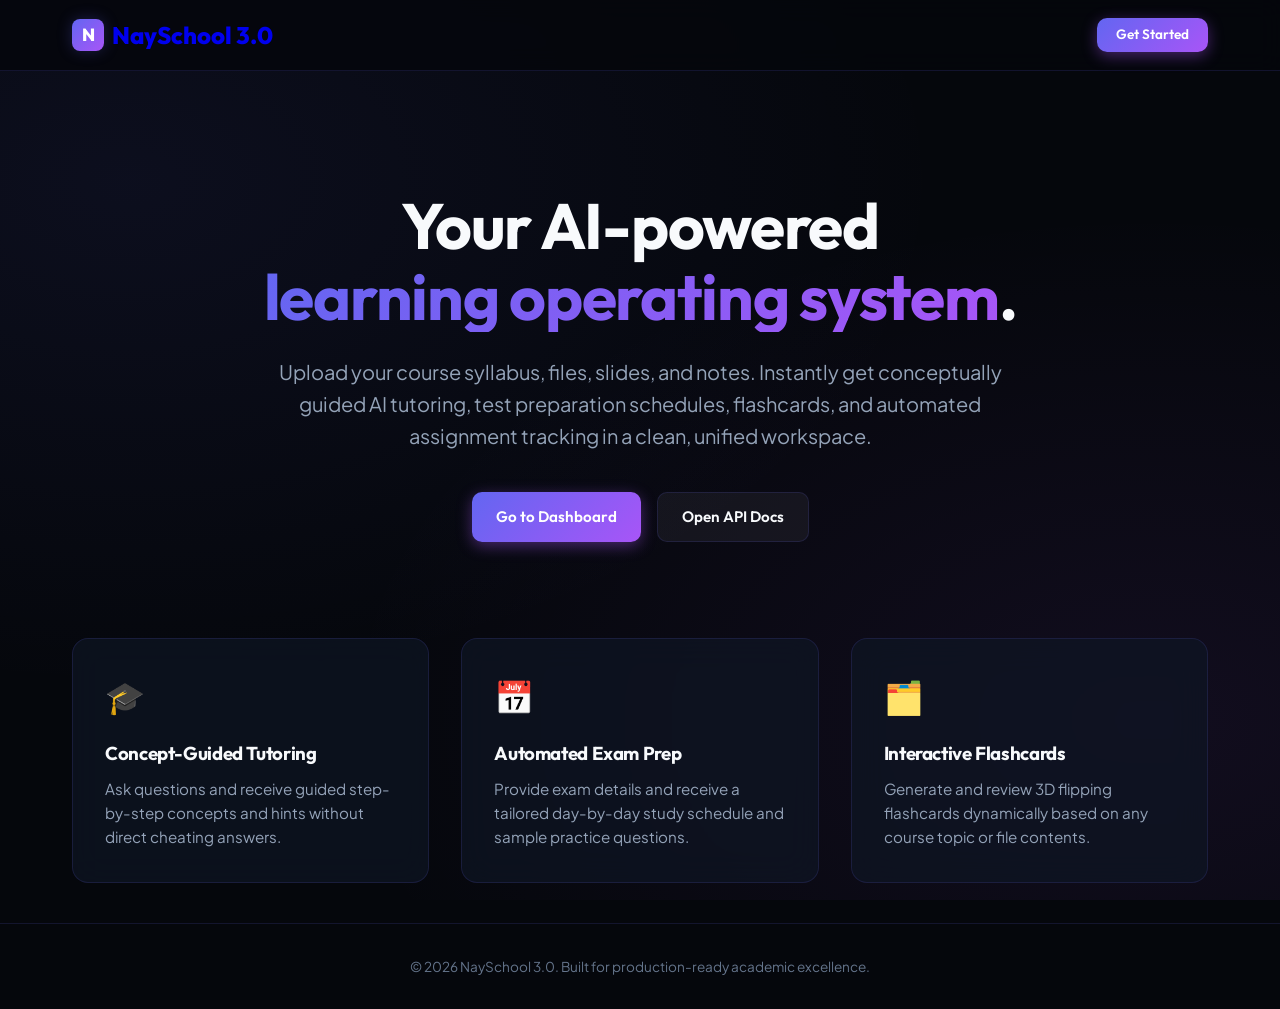
<file: frontend/notifications.html>
<!DOCTYPE html>
<html lang="en">
<head>
  <meta charset="UTF-8">
  <meta name="viewport" content="width=device-width, initial-scale=1.0">
  <title>Notifications & Reminders | NaySchool 3.0</title>
  <link rel="stylesheet" href="styles.css">
  <style>
    .notif-container {
      max-width: 800px;
      margin: 2rem auto;
    }
    .notif-list {
      margin-top: 1.5rem;
    }
    .notif-item {
      padding: 1.25rem 1.5rem;
      background: var(--bg-card);
      border: 1px solid var(--border-color);
      border-radius: var(--border-radius-md);
      margin-bottom: 1rem;
      display: flex;
      justify-content: space-between;
      align-items: flex-start;
      transition: var(--transition-smooth);
    }
    .notif-item.read {
      opacity: 0.6;
      border-color: rgba(255, 255, 255, 0.05);
    }
    .notif-item.unread {
      border-left: 4px solid #6366f1;
    }
    .notif-content {
      flex: 1;
    }
    .notif-title {
      font-family: var(--font-heading);
      font-weight: 600;
      font-size: 1.1rem;
      margin-bottom: 0.25rem;
      display: flex;
      align-items: center;
      gap: 0.5rem;
    }
    .notif-badge {
      font-size: 0.7rem;
      padding: 0.15rem 0.5rem;
      border-radius: 4px;
      text-transform: uppercase;
      font-weight: 700;
    }
    .notif-badge.assignment { background: rgba(6, 182, 212, 0.15); color: var(--accent-cyan); }
    .notif-badge.study_task { background: rgba(168, 85, 247, 0.15); color: #a855f7; }
    .notif-badge.exam { background: rgba(244, 63, 94, 0.15); color: var(--accent-rose); }
    .notif-badge.system { background: rgba(255, 255, 255, 0.1); color: var(--text-gray); }

    .notif-time {
      font-size: 0.75rem;
      color: var(--text-dark);
      margin-top: 0.5rem;
    }
    .notif-btn {
      padding: 0.4rem 0.8rem;
      font-size: 0.8rem;
      border-radius: 6px;
      margin-left: 1rem;
    }
    .empty-state {
      text-align: center;
      padding: 4rem 2rem;
      color: var(--text-gray);
      background: var(--bg-card);
      border: 1px dashed var(--border-color);
      border-radius: var(--border-radius-lg);
    }
  </style>
</head>
<body>
  <header>
    <div class="nav-container">
      <a href="dashboard.html" class="logo">
        <div class="logo-icon">N</div>
        <span>NaySchool 3.0</span>
      </a>
      <nav class="nav-links">
        <a href="dashboard.html" class="nav-link">Home</a>
        <a href="lms.html" class="nav-link">LMS Sync</a>
        <a href="pricing.html" class="nav-link">Pricing</a>
        <a href="notifications.html" class="nav-link active">Notifications</a>
        <button id="logout-btn" class="btn btn-secondary" style="padding: 0.4rem 0.8rem; font-size: 0.85rem;">Logout</button>
      </nav>
    </div>
  </header>

  <main>
    <div class="notif-container">
      <div style="display: flex; justify-content: space-between; align-items: center; margin-bottom: 2rem;">
        <div>
          <h1 class="text-gradient" style="font-size: 2.2rem;">Notifications & Reminders</h1>
          <p style="color: var(--text-gray);">Stay updated on assignments, study tasks, and exam preps.</p>
        </div>
      </div>

      <div id="notifications-alert-container"></div>
      
      <div id="notifications-list" class="notif-list">
        <!-- Loaded dynamically -->
      </div>
    </div>
  </main>

  <footer>
    <p>&copy; 2026 NaySchool 3.0. Built for student productivity.</p>
  </footer>

  <script>
    document.addEventListener("DOMContentLoaded", () => {
      const token = localStorage.getItem("nayschool_token");
      if (!token) {
        window.location.href = "index.html";
        return;
      }

      // Logout handler
      document.getElementById("logout-btn").addEventListener("click", () => {
        localStorage.removeItem("token");
        window.location.href = "index.html";
      });

      async function fetchNotifications() {
        try {
          const res = await fetch("/api/notifications", {
            headers: { "Authorization": `Bearer ${token}` }
          });
          if (res.ok) {
            const notifs = await res.json();
            renderNotifications(notifs);
          } else {
            showError("Failed to fetch notifications.");
          }
        } catch (e) {
          showError(`Network error: ${e.message}`);
        }
      }

      function renderNotifications(notifs) {
        const list = document.getElementById("notifications-list");
        if (notifs.length === 0) {
          list.innerHTML = `
            <div class="empty-state">
              <h3 style="margin-bottom: 0.5rem; color: var(--text-white);">All Caught Up!</h3>
              <p>You have no pending notifications or reminders. Check back later!</p>
            </div>
          `;
          return;
        }

        list.innerHTML = notifs.map(n => {
          const isRead = n.read_at !== null;
          const readClass = isRead ? "read" : "unread";
          const dateStr = new Date(n.created_at).toLocaleString();
          
          return `
            <div class="notif-item ${readClass}" id="notif-${n.id}">
              <div class="notif-content">
                <div class="notif-title">
                  <span class="notif-badge ${n.notification_type}">${n.notification_type.replace('_', ' ')}</span>
                  <span>${n.title}</span>
                </div>
                <p style="color: var(--text-white); margin-top: 0.5rem;">${n.message}</p>
                <div class="notif-time">${dateStr}</div>
              </div>
              <div style="display: flex; align-items: center;">
                ${n.course_id ? `<a href="course.html?id=${n.course_id}" class="btn btn-secondary notif-btn">Go to Course</a>` : ''}
                ${!isRead ? `<button class="btn btn-primary notif-btn mark-read-btn" data-id="${n.id}">Mark Read</button>` : ''}
              </div>
            </div>
          `;
        }).join('');

        // Attach listeners for mark read
        document.querySelectorAll(".mark-read-btn").forEach(btn => {
          btn.addEventListener("click", async () => {
            const id = btn.dataset.id;
            try {
              const res = await fetch(`/api/notifications/${id}/read`, {
                method: "PATCH",
                headers: { "Authorization": `Bearer ${token}` }
              });
              if (res.ok) {
                // Update UI without full refresh
                const item = document.getElementById(`notif-${id}`);
                if (item) {
                  item.classList.remove("unread");
                  item.classList.add("read");
                }
                btn.remove();
              } else {
                showError("Could not mark notification as read.");
              }
            } catch (e) {
              showError(`Network error: ${e.message}`);
            }
          });
        });
      }

      function showError(msg) {
        document.getElementById("notifications-alert-container").innerHTML = `
          <div class="alert alert-danger">${msg}</div>
        `;
      }

      fetchNotifications();
    });
  </script>
</body>
</html>
</file>
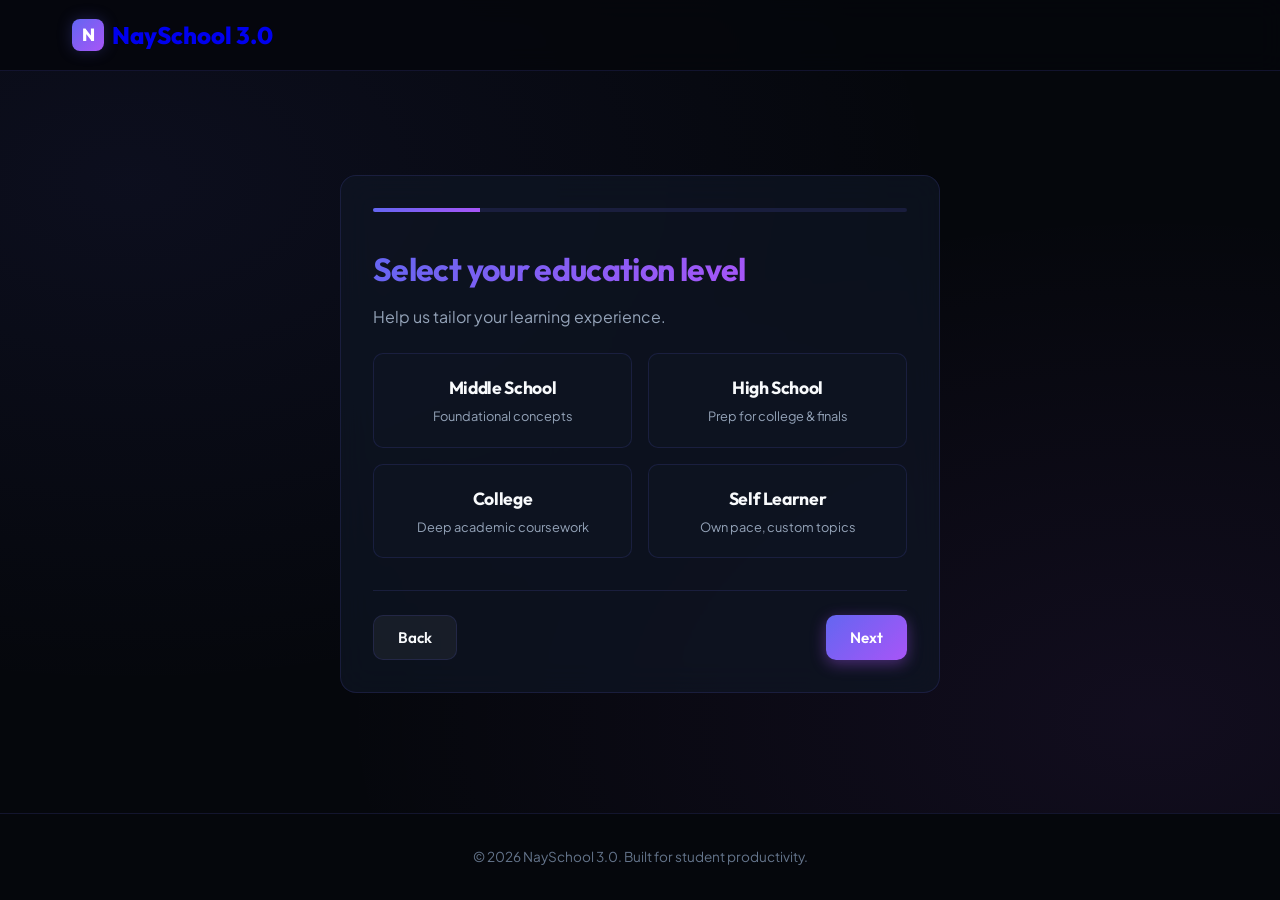
<file: frontend/onboarding.html>
<!DOCTYPE html>
<html lang="en">
<head>
  <meta charset="UTF-8">
  <meta name="viewport" content="width=device-width, initial-scale=1.0">
  <title>Welcome to NaySchool | Onboarding</title>
  <link rel="stylesheet" href="styles.css">
  <style>
    .onboarding-container {
      max-width: 600px;
      margin: 4rem auto;
    }
    .wizard-step {
      display: none;
    }
    .wizard-step.active {
      display: block;
      animation: fadeIn 0.4s ease-in-out;
    }
    .option-grid {
      display: grid;
      grid-template-columns: repeat(2, 1fr);
      gap: 1rem;
      margin: 1.5rem 0;
    }
    .option-card {
      background: rgba(15, 22, 36, 0.5);
      border: 1px solid var(--border-color);
      border-radius: var(--border-radius-md);
      padding: 1.25rem;
      text-align: center;
      cursor: pointer;
      transition: var(--transition-smooth);
    }
    .option-card:hover, .option-card.selected {
      border-color: var(--accent-cyan);
      background: rgba(6, 182, 212, 0.15);
      box-shadow: 0 0 15px rgba(6, 182, 212, 0.25);
    }
    .option-card h3 {
      font-size: 1.1rem;
      margin-bottom: 0.25rem;
    }
    .option-card p {
      font-size: 0.8rem;
      color: var(--text-gray);
    }
    .wizard-footer {
      display: flex;
      justify-content: space-between;
      margin-top: 2rem;
      border-top: 1px solid var(--border-color);
      padding-top: 1.5rem;
    }
    .progress-bar {
      height: 4px;
      background: var(--border-color);
      border-radius: 2px;
      margin-bottom: 2rem;
      overflow: hidden;
    }
    .progress-fill {
      height: 100%;
      background: var(--gradient-primary);
      width: 20%;
      transition: var(--transition-smooth);
    }
    @keyframes fadeIn {
      from { opacity: 0; transform: translateY(10px); }
      to { opacity: 1; transform: translateY(0); }
    }
  </style>
</head>
<body>
  <header>
    <div class="nav-container">
      <a href="index.html" class="logo">
        <div class="logo-icon">N</div>
        <span>NaySchool 3.0</span>
      </a>
    </div>
  </header>

  <main>
    <div class="onboarding-container card">
      <div class="progress-bar">
        <div class="progress-fill" id="progress-fill"></div>
      </div>
      
      <div id="onboarding-alert"></div>

      <form id="onboarding-form">
        <!-- Step 1: Education Level -->
        <div class="wizard-step active" data-step="1">
          <h2 class="text-gradient" style="font-size: 2rem; margin-bottom: 0.5rem;">Select your education level</h2>
          <p style="color: var(--text-gray); margin-bottom: 1.5rem;">Help us tailor your learning experience.</p>
          <div class="option-grid" id="education-grid">
            <div class="option-card" data-val="middle_school">
              <h3>Middle School</h3>
              <p>Foundational concepts</p>
            </div>
            <div class="option-card" data-val="high_school">
              <h3>High School</h3>
              <p>Prep for college & finals</p>
            </div>
            <div class="option-card" data-val="college">
              <h3>College</h3>
              <p>Deep academic coursework</p>
            </div>
            <div class="option-card" data-val="self_learner">
              <h3>Self Learner</h3>
              <p>Own pace, custom topics</p>
            </div>
          </div>
        </div>

        <!-- Step 2: What are you studying? -->
        <div class="wizard-step" data-step="2">
          <h2 class="text-gradient" style="font-size: 2rem; margin-bottom: 0.5rem;">What are you studying?</h2>
          <p style="color: var(--text-gray); margin-bottom: 1.5rem;">Enter your major or main subjects.</p>
          <div class="form-group">
            <label class="form-label" for="ob-major">Major / Primary Subject</label>
            <input type="text" id="ob-major" class="form-control" placeholder="e.g. Computer Science, Pre-Med, General Science" required>
          </div>
          <div class="form-group">
            <label class="form-label" for="ob-school">School Name (Optional)</label>
            <input type="text" id="ob-school" class="form-control" placeholder="e.g. Stanford University, Oak High School">
          </div>
        </div>

        <!-- Step 3: Main Goals -->
        <div class="wizard-step" data-step="3">
          <h2 class="text-gradient" style="font-size: 2rem; margin-bottom: 0.5rem;">What is your main goal?</h2>
          <p style="color: var(--text-gray); margin-bottom: 1.5rem;">What would make this app a huge win for you?</p>
          <div class="option-grid" id="goal-grid">
            <div class="option-card" data-val="finish homework faster">
              <h3>Finish Homework</h3>
              <p>Clear doubts & guide homework</p>
            </div>
            <div class="option-card" data-val="prepare for exams">
              <h3>Exam Prep</h3>
              <p>Practice tests & weak topics</p>
            </div>
            <div class="option-card" data-val="understand difficult topics">
              <h3>Understand Concepts</h3>
              <p>AI explanation of hard parts</p>
            </div>
            <div class="option-card" data-val="organize courses">
              <h3>Stay Organized</h3>
              <p>Track materials and deadlines</p>
            </div>
          </div>
        </div>

        <!-- Step 4: Daily Commitment -->
        <div class="wizard-step" data-step="4">
          <h2 class="text-gradient" style="font-size: 2rem; margin-bottom: 0.5rem;">Set a daily study goal</h2>
          <p style="color: var(--text-gray); margin-bottom: 1.5rem;">How many minutes would you like to dedicate daily?</p>
          <div class="form-group" style="text-align: center; margin: 3rem 0;">
            <input type="number" id="ob-minutes" class="form-control" style="font-size: 2.5rem; text-align: center; width: 160px; height: 80px; margin: 0 auto;" value="30" min="5" max="300" required>
            <div style="margin-top: 1rem; font-weight: 600; color: var(--text-gray);">MINUTES / DAY</div>
          </div>
        </div>

        <!-- Step 5: Study Style -->
        <div class="wizard-step" data-step="5">
          <h2 class="text-gradient" style="font-size: 2rem; margin-bottom: 0.5rem;">Preferred study style</h2>
          <p style="color: var(--text-gray); margin-bottom: 1.5rem;">How do you learn best?</p>
          <div class="option-grid" id="style-grid">
            <div class="option-card" data-val="step_by_step">
              <h3>Step-by-Step</h3>
              <p>Detailed walk-throughs</p>
            </div>
            <div class="option-card" data-val="quick_summary">
              <h3>Summaries</h3>
              <p>Quick, high-level overviews</p>
            </div>
            <div class="option-card" data-val="practice_first">
              <h3>Practice First</h3>
              <p>Solve questions and see errors</p>
            </div>
            <div class="option-card" data-val="visual">
              <h3>Visual Explanations</h3>
              <p>Diagrams & structures</p>
            </div>
          </div>
        </div>

        <div class="wizard-footer">
          <button type="button" class="btn btn-secondary" id="btn-back" disabled>Back</button>
          <button type="button" class="btn btn-primary" id="btn-next">Next</button>
        </div>
      </form>
    </div>
  </main>

  <footer>
    <p>&copy; 2026 NaySchool 3.0. Built for student productivity.</p>
  </footer>

  <script>
    document.addEventListener("DOMContentLoaded", () => {
      let currentStep = 1;
      const totalSteps = 5;
      
      const educationCards = document.querySelectorAll("#education-grid .option-card");
      const goalCards = document.querySelectorAll("#goal-grid .option-card");
      const styleCards = document.querySelectorAll("#style-grid .option-card");
      
      let selectedEducation = "";
      let selectedGoal = "";
      let selectedStyle = "";

      // Setup click listeners for options cards
      setupCardGrid(educationCards, val => selectedEducation = val);
      setupCardGrid(goalCards, val => selectedGoal = val);
      setupCardGrid(styleCards, val => selectedStyle = val);

      function setupCardGrid(cards, callback) {
        cards.forEach(card => {
          card.addEventListener("click", () => {
            cards.forEach(c => c.classList.remove("selected"));
            card.classList.add("selected");
            callback(card.dataset.val);
          });
        });
      }

      const btnBack = document.getElementById("btn-back");
      const btnNext = document.getElementById("btn-next");
      const progressFill = document.getElementById("progress-fill");

      function updateStepView() {
        // Show active step
        document.querySelectorAll(".wizard-step").forEach(step => {
          step.classList.remove("active");
          if (parseInt(step.dataset.step) === currentStep) {
            step.classList.add("active");
          }
        });
        
        // Progress Fill
        progressFill.style.width = `${(currentStep / totalSteps) * 100}%`;
        
        // Enable/Disable Back
        btnBack.disabled = (currentStep === 1);
        
        // Next or Complete button text
        if (currentStep === totalSteps) {
          btnNext.textContent = "Finish Onboarding";
        } else {
          btnNext.textContent = "Next";
        }
      }

      btnBack.addEventListener("click", () => {
        if (currentStep > 1) {
          currentStep--;
          updateStepView();
        }
      });

      btnNext.addEventListener("click", async () => {
        // Validation checks per step
        if (currentStep === 1 && !selectedEducation) {
          showAlert("Please select an education level to proceed.");
          return;
        }
        if (currentStep === 2 && !document.getElementById("ob-major").value.strip) {
          if (!document.getElementById("ob-major").checkValidity()) {
             showAlert("Please enter what you are studying.");
             return;
          }
        }
        if (currentStep === 3 && !selectedGoal) {
          showAlert("Please select your main study goal.");
          return;
        }
        if (currentStep === 4 && !document.getElementById("ob-minutes").checkValidity()) {
          showAlert("Please specify a valid number of daily minutes.");
          return;
        }
        if (currentStep === 5 && !selectedStyle) {
          showAlert("Please select a study style.");
          return;
        }

        clearAlert();

        if (currentStep < totalSteps) {
          currentStep++;
          updateStepView();
        } else {
          // Submit data to backend
          const payload = {
            education_level: selectedEducation,
            major: document.getElementById("ob-major").value,
            school_name: document.getElementById("ob-school").value || null,
            study_goal: selectedGoal,
            preferred_study_style: selectedStyle,
            daily_study_minutes: parseInt(document.getElementById("ob-minutes").value)
          };

          const token = localStorage.getItem("nayschool_token");
          if (!token) {
            window.location.href = "index.html";
            return;
          }

          try {
            const res = await fetch("/api/me/onboarding/complete", {
              method: "POST",
              headers: {
                "Content-Type": "application/json",
                "Authorization": `Bearer ${token}`
              },
              body: JSON.stringify(payload)
            });

            if (res.ok) {
              window.location.href = "dashboard.html";
            } else {
              const err = await res.json();
              showAlert(`Error completing onboarding: ${err.detail || "Request failed"}`);
            }
          } catch (e) {
            showAlert(`Network error: ${e.message}`);
          }
        }
      });

      function showAlert(msg) {
        const container = document.getElementById("onboarding-alert");
        container.innerHTML = `<div class="alert alert-danger">${msg}</div>`;
      }

      function clearAlert() {
        document.getElementById("onboarding-alert").innerHTML = "";
      }
    });
  </script>
</body>
</html>
</file>
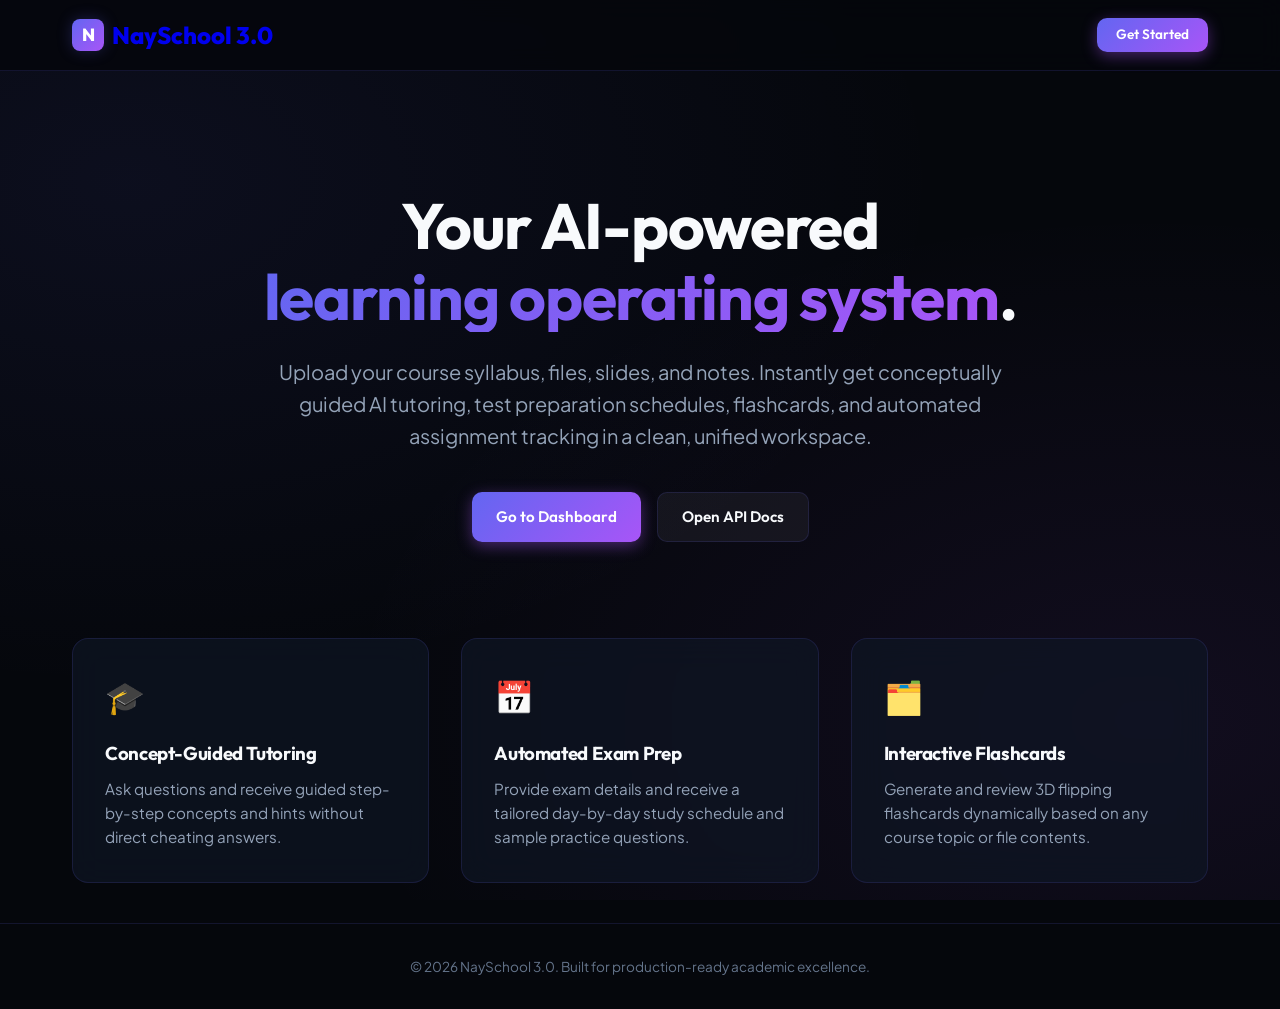
<file: frontend/pricing.html>
<!DOCTYPE html>
<html lang="en">
<head>
  <meta charset="UTF-8">
  <meta name="viewport" content="width=device-width, initial-scale=1.0">
  <title>Pricing & Subscription Plans | NaySchool 3.0</title>
  <link rel="stylesheet" href="styles.css">
  <style>
    .pricing-container {
      max-width: 1000px;
      margin: 2rem auto;
    }
    .pricing-grid {
      display: grid;
      grid-template-columns: repeat(3, 1fr);
      gap: 2rem;
      margin-top: 3rem;
    }
    .pricing-card {
      background: var(--bg-card);
      border: 1px solid var(--border-color);
      border-radius: var(--border-radius-lg);
      padding: 2.5rem 2rem;
      text-align: center;
      position: relative;
      transition: var(--transition-smooth);
      display: flex;
      flex-direction: column;
      height: 100%;
    }
    .pricing-card.featured {
      border-color: #6366f1;
      box-shadow: 0 0 25px rgba(99, 102, 241, 0.25);
    }
    .pricing-card.featured::before {
      content: "POPULAR";
      position: absolute;
      top: -12px;
      left: 50%;
      transform: translateX(-50%);
      background: var(--gradient-primary);
      color: white;
      padding: 0.25rem 1rem;
      border-radius: 9999px;
      font-size: 0.7rem;
      font-weight: 800;
      letter-spacing: 0.05em;
    }
    .plan-title {
      font-size: 1.5rem;
      font-weight: 700;
      font-family: var(--font-heading);
      margin-bottom: 0.5rem;
    }
    .plan-price {
      font-size: 2.5rem;
      font-weight: 800;
      font-family: var(--font-heading);
      margin: 1.5rem 0;
      color: var(--text-white);
    }
    .plan-price span {
      font-size: 1rem;
      color: var(--text-gray);
      font-weight: 400;
    }
    .plan-features {
      list-style: none;
      text-align: left;
      margin-bottom: 2rem;
      flex: 1;
    }
    .plan-features li {
      margin-bottom: 0.75rem;
      color: var(--text-gray);
      font-size: 0.9rem;
      display: flex;
      align-items: center;
      gap: 0.5rem;
    }
    .plan-features li::before {
      content: "✓";
      color: var(--accent-cyan);
      font-weight: bold;
    }
    .current-plan-badge {
      display: inline-block;
      background: rgba(16, 185, 129, 0.15);
      color: var(--accent-emerald);
      border: 1px solid rgba(16, 185, 129, 0.3);
      padding: 0.5rem 1rem;
      border-radius: var(--border-radius-md);
      font-weight: 700;
      font-size: 0.85rem;
      margin-top: auto;
    }
    @media (max-width: 868px) {
      .pricing-grid {
        grid-template-columns: 1fr;
      }
    }
  </style>
</head>
<body>
  <header>
    <div class="nav-container">
      <a href="dashboard.html" class="logo">
        <div class="logo-icon">N</div>
        <span>NaySchool 3.0</span>
      </a>
      <nav class="nav-links">
        <a href="dashboard.html" class="nav-link">Home</a>
        <a href="lms.html" class="nav-link">LMS Sync</a>
        <a href="pricing.html" class="nav-link active">Pricing</a>
        <a href="notifications.html" class="nav-link">Notifications</a>
        <button id="logout-btn" class="btn btn-secondary" style="padding: 0.4rem 0.8rem; font-size: 0.85rem;">Logout</button>
      </nav>
    </div>
  </header>

  <main>
    <div class="pricing-container">
      <div style="text-align: center; margin-bottom: 3rem;">
        <h1 class="text-gradient" style="font-size: 3rem;">Supercharge Your Study System</h1>
        <p style="color: var(--text-gray); font-size: 1.1rem; max-width: 600px; margin: 0.5rem auto 0 auto;">
          Organize syllabus materials, unlock expert tutoring, and breeze through examinations. Select a plan below.
        </p>
      </div>

      <div id="pricing-alert-container"></div>

      <div class="pricing-grid">
        <!-- Free Plan -->
        <div class="pricing-card" id="card-free">
          <div class="plan-title">Free Plan</div>
          <div style="color: var(--text-gray); font-size: 0.85rem;">For casual review & homework help</div>
          <div class="plan-price">$0<span>/month</span></div>
          <ul class="plan-features">
            <li>50 tutor queries / mo</li>
            <li>5 document uploads / mo</li>
            <li>10 practice tests / mo</li>
            <li>3 exam preps / mo</li>
            <li>In-app reminders</li>
          </ul>
          <div id="btn-container-free">
            <button class="btn btn-secondary select-plan-btn" style="width: 100%;" data-plan="free">Select Free</button>
          </div>
        </div>

        <!-- Plus Plan -->
        <div class="pricing-card featured" id="card-plus">
          <div class="plan-title">Plus Plan</div>
          <div style="color: var(--text-gray); font-size: 0.85rem;">For active college & high school students</div>
          <div class="plan-price">$9<span>/month</span></div>
          <ul class="plan-features">
            <li>500 tutor queries / mo</li>
            <li>50 document uploads / mo</li>
            <li>100 practice tests / mo</li>
            <li>20 exam preps / mo</li>
            <li>Concept mastery tracking</li>
            <li>All study tools unlocked</li>
          </ul>
          <div id="btn-container-plus">
            <button class="btn btn-primary select-plan-btn" style="width: 100%;" data-plan="plus">Upgrade to Plus</button>
          </div>
        </div>

        <!-- Pro Plan -->
        <div class="pricing-card" id="card-pro">
          <div class="plan-title">Pro Plan</div>
          <div style="color: var(--text-gray); font-size: 0.85rem;">For power users and heavy workloads</div>
          <div class="plan-price">$29<span>/month</span></div>
          <ul class="plan-features">
            <li>2000 tutor queries / mo</li>
            <li>200 document uploads / mo</li>
            <li>500 practice tests / mo</li>
            <li>100 exam preps / mo</li>
            <li>Advanced tutor responses</li>
            <li>Full history persistence</li>
          </ul>
          <div id="btn-container-pro">
            <button class="btn btn-secondary select-plan-btn" style="width: 100%;" data-plan="pro">Upgrade to Pro</button>
          </div>
        </div>
      </div>
    </div>
  </main>

  <footer>
    <p>&copy; 2026 NaySchool 3.0. Stripe payment integration is currently stashed (scaffold only).</p>
  </footer>

  <script>
    document.addEventListener("DOMContentLoaded", () => {
      const token = localStorage.getItem("nayschool_token");
      if (!token) {
        window.location.href = "index.html";
        return;
      }

      // Logout handler
      document.getElementById("logout-btn").addEventListener("click", () => {
        localStorage.removeItem("token");
        window.location.href = "index.html";
      });

      async function fetchCurrentPlan() {
        try {
          const res = await fetch("/api/me/plan", {
            headers: { "Authorization": `Bearer ${token}` }
          });
          if (res.ok) {
            const data = await res.json();
            updateUIForPlan(data.plan);
          }
        } catch (e) {
          console.error("Error fetching plan", e);
        }
      }

      function updateUIForPlan(currentPlan) {
        // Reset card selections
        document.querySelectorAll(".pricing-card").forEach(c => {
          c.classList.remove("featured");
        });
        if (currentPlan === "plus") {
          document.getElementById("card-plus").classList.add("featured");
        }

        // Set buttons / badges
        setPlanButton("free", currentPlan);
        setPlanButton("plus", currentPlan);
        setPlanButton("pro", currentPlan);
      }

      function setPlanButton(planName, currentPlan) {
        const container = document.getElementById(`btn-container-${planName}`);
        if (currentPlan === planName) {
          container.innerHTML = `<span class="current-plan-badge">Your Current Plan</span>`;
        } else {
          const isPrimary = planName === "plus";
          const btnClass = isPrimary ? "btn-primary" : "btn-secondary";
          container.innerHTML = `
            <button class="btn ${btnClass} select-plan-btn" style="width: 100%;" data-plan="${planName}">
              ${currentPlan === "free" ? "Upgrade" : "Switch Plan"}
            </button>
          `;
        }

        // Re-attach listener
        const btn = container.querySelector(".select-plan-btn");
        if (btn) {
          btn.addEventListener("click", () => handleSelectPlan(planName));
        }
      }

      async function handleSelectPlan(planName) {
        try {
          const res = await fetch("/api/me/plan-dev", {
            method: "PATCH",
            headers: {
              "Content-Type": "application/json",
              "Authorization": `Bearer ${token}`
            },
            body: JSON.stringify({ plan: planName })
          });

          if (res.ok) {
            const data = await res.json();
            showAlert(`Plan updated successfully to: <strong>${data.plan.toUpperCase()}</strong>. (Scaffold billing trigger logged)`, "success");
            updateUIForPlan(data.plan);
          } else {
            const err = await res.json();
            showAlert(`Upgrade failed: ${err.detail || "Error occurred"}`);
          }
        } catch (e) {
          showAlert(`Network error: ${e.message}`);
        }
      }

      function showAlert(msg, type = "danger") {
        document.getElementById("pricing-alert-container").innerHTML = `
          <div class="alert alert-${type}">${msg}</div>
        `;
      }

      fetchCurrentPlan();
    });
  </script>
</body>
</html>
</file>
<file: frontend/styles.css>
/* NaySchool 3.0 Modern Premium Design System */
@import url('https://fonts.googleapis.com/css2?family=Outfit:wght@300;400;500;600;700;800&family=Plus+Jakarta+Sans:wght@300;400;500;600;700&display=swap');

:root {
  --bg-darker: #05070c;
  --bg-main: #0a0e17;
  --bg-card: rgba(15, 22, 36, 0.7);
  --bg-card-hover: rgba(22, 32, 54, 0.8);
  --border-color: rgba(99, 102, 241, 0.15);
  --border-hover: rgba(139, 92, 246, 0.45);
  
  --text-white: #f8fafc;
  --text-gray: #94a3b8;
  --text-dark: #64748b;
  
  --primary-glow: rgba(99, 102, 241, 0.25);
  --purple-glow: rgba(168, 85, 247, 0.25);
  
  --gradient-primary: linear-gradient(135deg, #6366f1 0%, #a855f7 100%);
  --gradient-glow: linear-gradient(135deg, rgba(99, 102, 241, 0.15) 0%, rgba(168, 85, 247, 0.15) 100%);
  --gradient-success: linear-gradient(135deg, #10b981 0%, #059669 100%);
  --gradient-danger: linear-gradient(135deg, #ef4444 0%, #dc2626 100%);
  
  --accent-cyan: #06b6d4;
  --accent-emerald: #10b981;
  --accent-rose: #f43f5e;
  
  --font-heading: 'Outfit', sans-serif;
  --font-body: 'Plus Jakarta Sans', sans-serif;
  
  --transition-smooth: all 0.3s cubic-bezier(0.4, 0, 0.2, 1);
  --border-radius-lg: 16px;
  --border-radius-md: 10px;
}

/* Global Reset & Body styling */
* {
  box-sizing: border-box;
  margin: 0;
  padding: 0;
}

body {
  background-color: var(--bg-darker);
  background-image: 
    radial-gradient(at 10% 20%, rgba(99, 102, 241, 0.08) 0px, transparent 50%),
    radial-gradient(at 90% 80%, rgba(168, 85, 247, 0.08) 0px, transparent 50%);
  background-attachment: fixed;
  color: var(--text-white);
  font-family: var(--font-body);
  min-height: 100vh;
  display: flex;
  flex-direction: column;
  line-height: 1.6;
}

/* Typography */
h1, h2, h3, h4, h5, h6 {
  font-family: var(--font-heading);
  font-weight: 700;
  letter-spacing: -0.02em;
}

.text-gradient {
  background: var(--gradient-primary);
  -webkit-background-clip: text;
  -webkit-text-fill-color: transparent;
  display: inline-block;
}

/* Header & Navigation styling */
header {
  border-bottom: 1px solid var(--border-color);
  background-color: rgba(5, 7, 12, 0.85);
  backdrop-filter: blur(12px);
  position: sticky;
  top: 0;
  z-index: 100;
}

.nav-container {
  max-width: 1200px;
  margin: 0 auto;
  padding: 1rem 2rem;
  display: flex;
  justify-content: space-between;
  align-items: center;
}

.logo {
  font-family: var(--font-heading);
  font-weight: 800;
  font-size: 1.5rem;
  text-decoration: none;
  display: flex;
  align-items: center;
  gap: 0.5rem;
}

.logo-icon {
  background: var(--gradient-primary);
  width: 32px;
  height: 32px;
  border-radius: 8px;
  display: flex;
  align-items: center;
  justify-content: center;
  color: white;
  font-size: 1.1rem;
  box-shadow: 0 0 15px var(--primary-glow);
}

.nav-links {
  display: flex;
  gap: 1.5rem;
  align-items: center;
}

.nav-link {
  color: var(--text-gray);
  text-decoration: none;
  font-size: 0.95rem;
  font-weight: 500;
  transition: var(--transition-smooth);
}

.nav-link:hover {
  color: var(--text-white);
}

/* Main Container Layout */
main {
  flex: 1;
  max-width: 1200px;
  width: 100%;
  margin: 0 auto;
  padding: 2.5rem 2rem;
}

/* Glassmorphic Cards */
.card {
  background: var(--bg-card);
  border: 1px solid var(--border-color);
  border-radius: var(--border-radius-lg);
  padding: 2rem;
  backdrop-filter: blur(16px);
  transition: var(--transition-smooth);
}

.card:hover {
  border-color: var(--border-hover);
  box-shadow: 0 10px 30px rgba(0,0,0,0.4), 0 0 25px var(--primary-glow);
  transform: translateY(-2px);
}

/* Hero Section */
.hero {
  text-align: center;
  padding: 5rem 1rem;
  max-width: 800px;
  margin: 0 auto;
}

.hero h1 {
  font-size: 4rem;
  line-height: 1.1;
  margin-bottom: 1.5rem;
}

.hero p {
  color: var(--text-gray);
  font-size: 1.25rem;
  margin-bottom: 2.5rem;
}

/* Form Styles */
.form-group {
  margin-bottom: 1.25rem;
}

.form-label {
  display: block;
  margin-bottom: 0.5rem;
  font-size: 0.85rem;
  font-weight: 600;
  text-transform: uppercase;
  letter-spacing: 0.05em;
  color: var(--text-gray);
}

.form-control {
  width: 100%;
  padding: 0.75rem 1rem;
  background-color: rgba(10, 14, 23, 0.8);
  border: 1px solid var(--border-color);
  border-radius: var(--border-radius-md);
  color: var(--text-white);
  font-family: inherit;
  font-size: 0.95rem;
  transition: var(--transition-smooth);
}

.form-control:focus {
  outline: none;
  border-color: var(--accent-cyan);
  box-shadow: 0 0 15px rgba(6, 182, 212, 0.2);
}

/* Buttons styling */
.btn {
  display: inline-flex;
  align-items: center;
  justify-content: center;
  padding: 0.75rem 1.5rem;
  font-family: var(--font-heading);
  font-size: 0.95rem;
  font-weight: 600;
  border-radius: var(--border-radius-md);
  border: none;
  cursor: pointer;
  transition: var(--transition-smooth);
  text-decoration: none;
  gap: 0.5rem;
}

.btn-primary {
  background: var(--gradient-primary);
  color: white;
  box-shadow: 0 4px 15px rgba(168, 85, 247, 0.4);
}

.btn-primary:hover {
  box-shadow: 0 6px 20px rgba(168, 85, 247, 0.6), 0 0 25px var(--purple-glow);
  transform: translateY(-1px);
}

.btn-secondary {
  background: rgba(255, 255, 255, 0.05);
  color: var(--text-white);
  border: 1px solid var(--border-color);
}

.btn-secondary:hover {
  background: rgba(255, 255, 255, 0.1);
  border-color: var(--text-gray);
}

.btn-danger {
  background: var(--gradient-danger);
  color: white;
  box-shadow: 0 4px 12px rgba(239, 68, 68, 0.3);
}

.btn-danger:hover {
  box-shadow: 0 6px 18px rgba(239, 68, 68, 0.5);
  transform: translateY(-1px);
}

/* Grid Layouts */
.grid-2 {
  display: grid;
  grid-template-columns: 1fr 1fr;
  gap: 2rem;
}

.grid-3 {
  display: grid;
  grid-template-columns: repeat(3, 1fr);
  gap: 2rem;
}

@media (max-width: 868px) {
  .grid-2, .grid-3 {
    grid-template-columns: 1fr;
  }
  .hero h1 {
    font-size: 2.75rem;
  }
}

/* Banner Notifications & Badges */
.badge {
  display: inline-flex;
  align-items: center;
  padding: 0.25rem 0.75rem;
  border-radius: 9999px;
  font-size: 0.75rem;
  font-weight: 600;
  text-transform: uppercase;
}

.badge-allowed {
  background-color: rgba(16, 185, 129, 0.15);
  color: var(--accent-emerald);
  border: 1px solid rgba(16, 185, 129, 0.3);
}

.badge-caution {
  background-color: rgba(245, 158, 11, 0.15);
  color: #f59e0b;
  border: 1px solid rgba(245, 158, 11, 0.3);
}

.badge-blocked {
  background-color: rgba(244, 63, 94, 0.15);
  color: var(--accent-rose);
  border: 1px solid rgba(244, 63, 94, 0.3);
}

/* Course List Styling */
.course-list {
  display: grid;
  grid-template-columns: repeat(auto-fill, minmax(280px, 1fr));
  gap: 1.5rem;
  margin-top: 1.5rem;
}

.course-item {
  cursor: pointer;
}

.course-code {
  color: var(--accent-cyan);
  font-family: var(--font-heading);
  font-size: 0.85rem;
  font-weight: 700;
  text-transform: uppercase;
  margin-bottom: 0.5rem;
}

/* Sidebar and Course details layouts */
.course-layout {
  display: grid;
  grid-template-columns: 320px 1fr;
  gap: 2rem;
}

@media (max-width: 1024px) {
  .course-layout {
    grid-template-columns: 1fr;
  }
}

/* File Upload & Lists styling */
.uploaded-files-list {
  list-style: none;
  margin-top: 1rem;
}

.file-item {
  display: flex;
  justify-content: space-between;
  align-items: center;
  padding: 0.75rem 1rem;
  background: rgba(10, 14, 23, 0.4);
  border: 1px solid var(--border-color);
  border-radius: var(--border-radius-md);
  margin-bottom: 0.5rem;
  font-size: 0.9rem;
}

.file-info {
  display: flex;
  align-items: center;
  gap: 0.5rem;
}

.file-meta {
  color: var(--text-dark);
  font-size: 0.75rem;
}

/* Assignments styling */
.assignment-item {
  padding: 1rem;
  background: rgba(10, 14, 23, 0.4);
  border: 1px solid var(--border-color);
  border-radius: var(--border-radius-md);
  margin-bottom: 0.75rem;
  display: flex;
  justify-content: space-between;
  align-items: center;
}

.assignment-meta {
  font-size: 0.8rem;
  color: var(--text-gray);
  margin-top: 0.25rem;
}

/* AI Responses Styling */
.ai-response-card {
  background: linear-gradient(135deg, rgba(15, 23, 42, 0.85) 0%, rgba(30, 27, 75, 0.5) 100%);
  border: 1px solid rgba(139, 92, 246, 0.3);
  box-shadow: 0 0 25px rgba(139, 92, 246, 0.1);
  padding: 1.5rem;
  border-radius: var(--border-radius-lg);
  margin-top: 1.5rem;
}

.step-list {
  margin: 1rem 0;
  padding-left: 1.25rem;
}

.step-list li {
  margin-bottom: 0.5rem;
  color: var(--text-white);
}

/* Flashcard Flip Animation styles */
.flashcards-container {
  display: grid;
  grid-template-columns: repeat(auto-fill, minmax(260px, 1fr));
  gap: 1.5rem;
  margin-top: 1.5rem;
}

.flashcard {
  perspective: 1000px;
  height: 200px;
  cursor: pointer;
}

.flashcard-inner {
  position: relative;
  width: 100%;
  height: 100%;
  text-align: center;
  transition: transform 0.6s cubic-bezier(0.4, 0, 0.2, 1);
  transform-style: preserve-3d;
}

.flashcard:hover .flashcard-inner,
.flashcard.flipped .flashcard-inner {
  transform: rotateY(180deg);
}

.flashcard-front, .flashcard-back {
  position: absolute;
  width: 100%;
  height: 100%;
  backface-visibility: hidden;
  border-radius: var(--border-radius-md);
  padding: 1.5rem;
  display: flex;
  flex-direction: column;
  justify-content: center;
  align-items: center;
  border: 1px solid var(--border-color);
}

.flashcard-front {
  background: var(--bg-card);
  color: var(--text-white);
}

.flashcard-back {
  background: linear-gradient(135deg, rgba(88, 28, 135, 0.8) 0%, rgba(30, 27, 75, 0.9) 100%);
  color: var(--text-white);
  transform: rotateY(180deg);
  border-color: rgba(168, 85, 247, 0.4);
}

.flashcard-topic {
  position: absolute;
  top: 10px;
  font-size: 0.7rem;
  text-transform: uppercase;
  letter-spacing: 0.05em;
  color: var(--accent-cyan);
  font-weight: 700;
}

/* Error/Notification Banners */
.alert {
  padding: 1rem;
  border-radius: var(--border-radius-md);
  margin-bottom: 1.5rem;
  display: flex;
  align-items: center;
  gap: 0.75rem;
  font-size: 0.95rem;
}

.alert-danger {
  background-color: rgba(244, 63, 94, 0.15);
  color: var(--accent-rose);
  border: 1px solid rgba(244, 63, 94, 0.3);
}

.alert-success {
  background-color: rgba(16, 185, 129, 0.15);
  color: var(--accent-emerald);
  border: 1px solid rgba(16, 185, 129, 0.3);
}

/* Spinner */
.spinner {
  width: 24px;
  height: 24px;
  border: 3px solid rgba(255,255,255,0.1);
  border-top-color: var(--accent-cyan);
  border-radius: 50%;
  animation: spin 1s linear infinite;
  display: inline-block;
}

@keyframes spin {
  to { transform: rotate(360deg); }
}

/* Footer styling */
footer {
  text-align: center;
  padding: 2rem;
  border-top: 1px solid var(--border-color);
  color: var(--text-dark);
  font-size: 0.85rem;
  background-color: var(--bg-darker);
}

/* Phase 6A Student Productization Additions */
.badge-indigo {
  background-color: rgba(99, 102, 241, 0.15);
  color: #8b5cf6;
  border: 1px solid rgba(99, 102, 241, 0.3);
}

.empty-state {
  text-align: center;
  padding: 3rem 1.5rem;
  color: var(--text-gray);
  border: 1px dashed var(--border-color);
  border-radius: var(--border-radius-md);
  background: rgba(15, 22, 36, 0.2);
  margin-top: 1rem;
  margin-bottom: 1rem;
}
.empty-state h4 {
  color: var(--text-white);
  margin-bottom: 0.5rem;
  font-size: 1.1rem;
}
.empty-state p {
  font-size: 0.9rem;
}

/* Micro-animations */
.option-card, .btn, .card, .chat-session-btn, .agenda-item {
  transition: all 0.25s cubic-bezier(0.4, 0, 0.2, 1);
}

/* Responsive improvements */
@media (max-width: 768px) {
  body {
    font-size: 15px;
  }
  main {
    padding: 1.5rem 1rem;
  }
  .nav-container {
    padding: 1rem;
    flex-direction: column;
    gap: 1rem;
  }
  .nav-links {
    width: 100%;
    justify-content: space-around;
    font-size: 0.85rem;
    gap: 0.5rem;
  }
  .nav-links a {
    white-space: nowrap;
  }
  .welcome-card {
    padding: 1.5rem;
  }
  .welcome-card h2 {
    font-size: 1.75rem;
  }
  .pricing-grid {
    gap: 1.5rem;
  }
  .card {
    padding: 1.5rem;
  }
}
</file>
